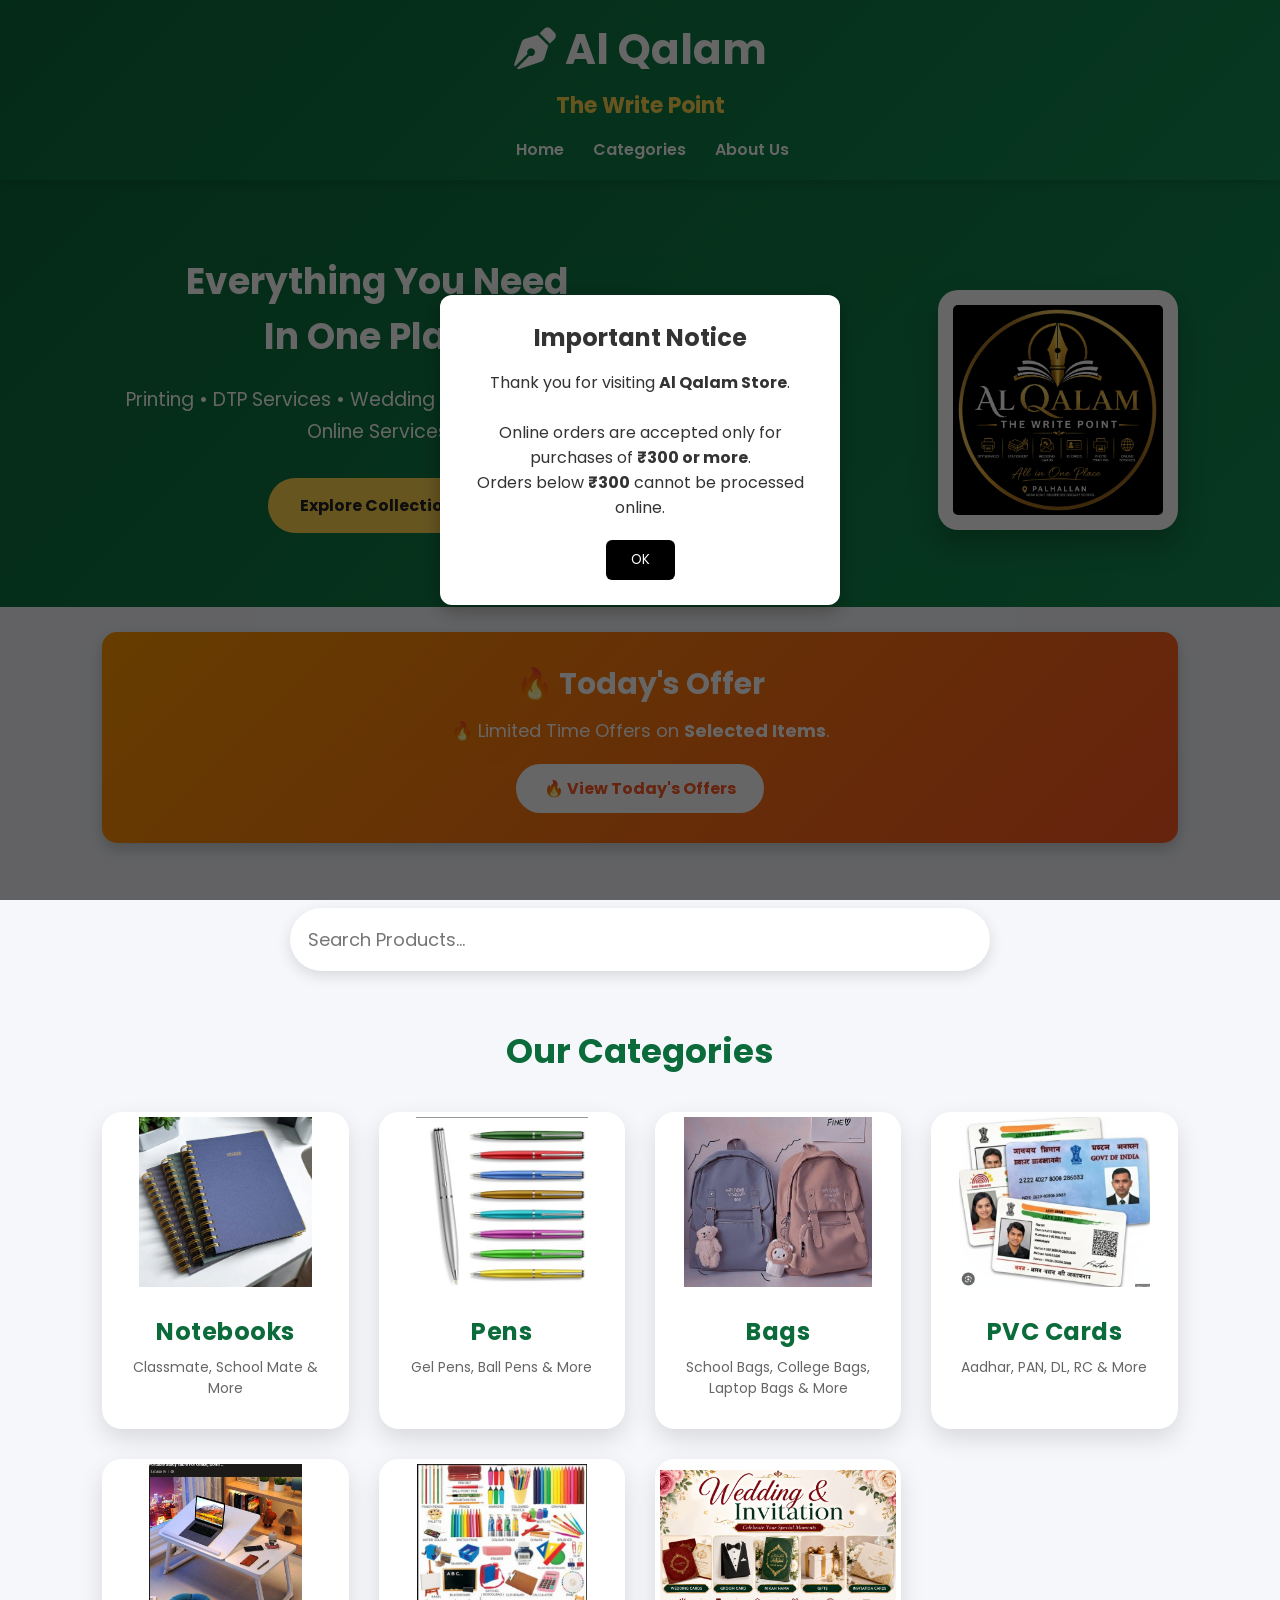
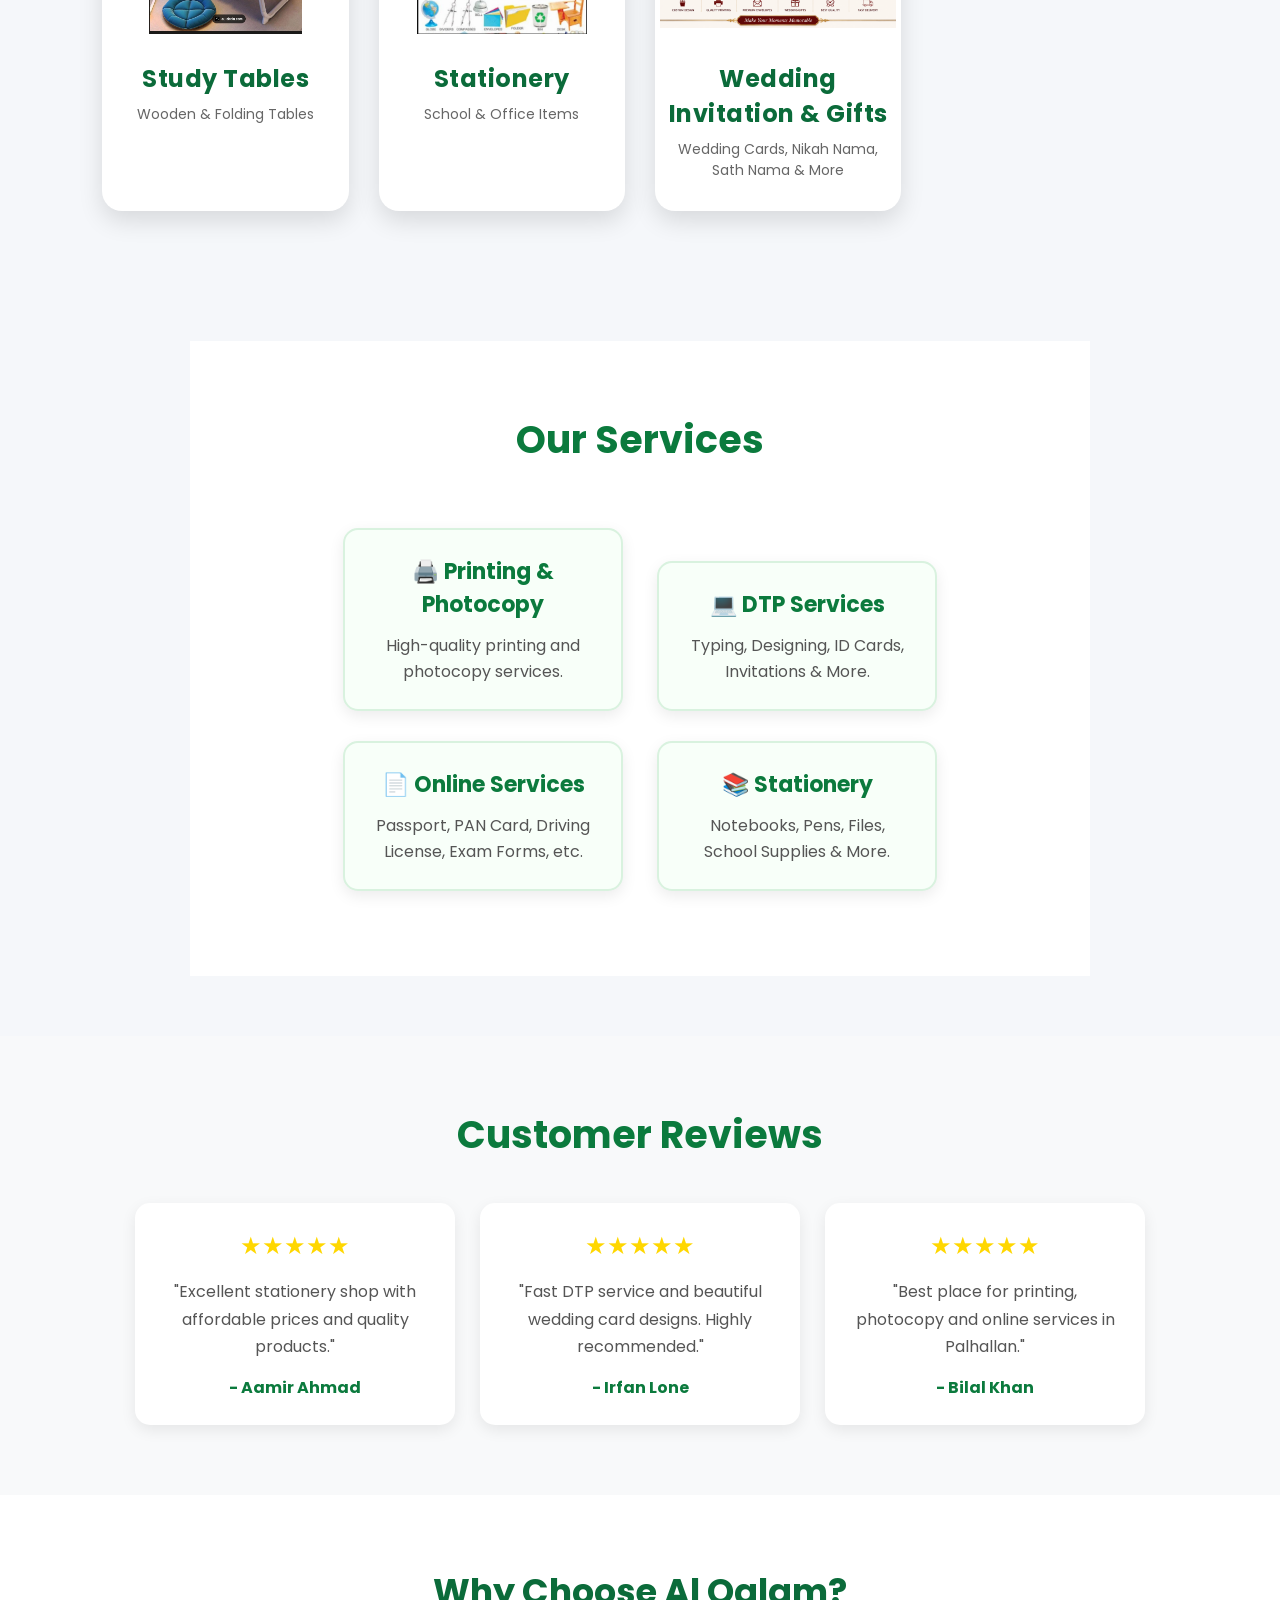
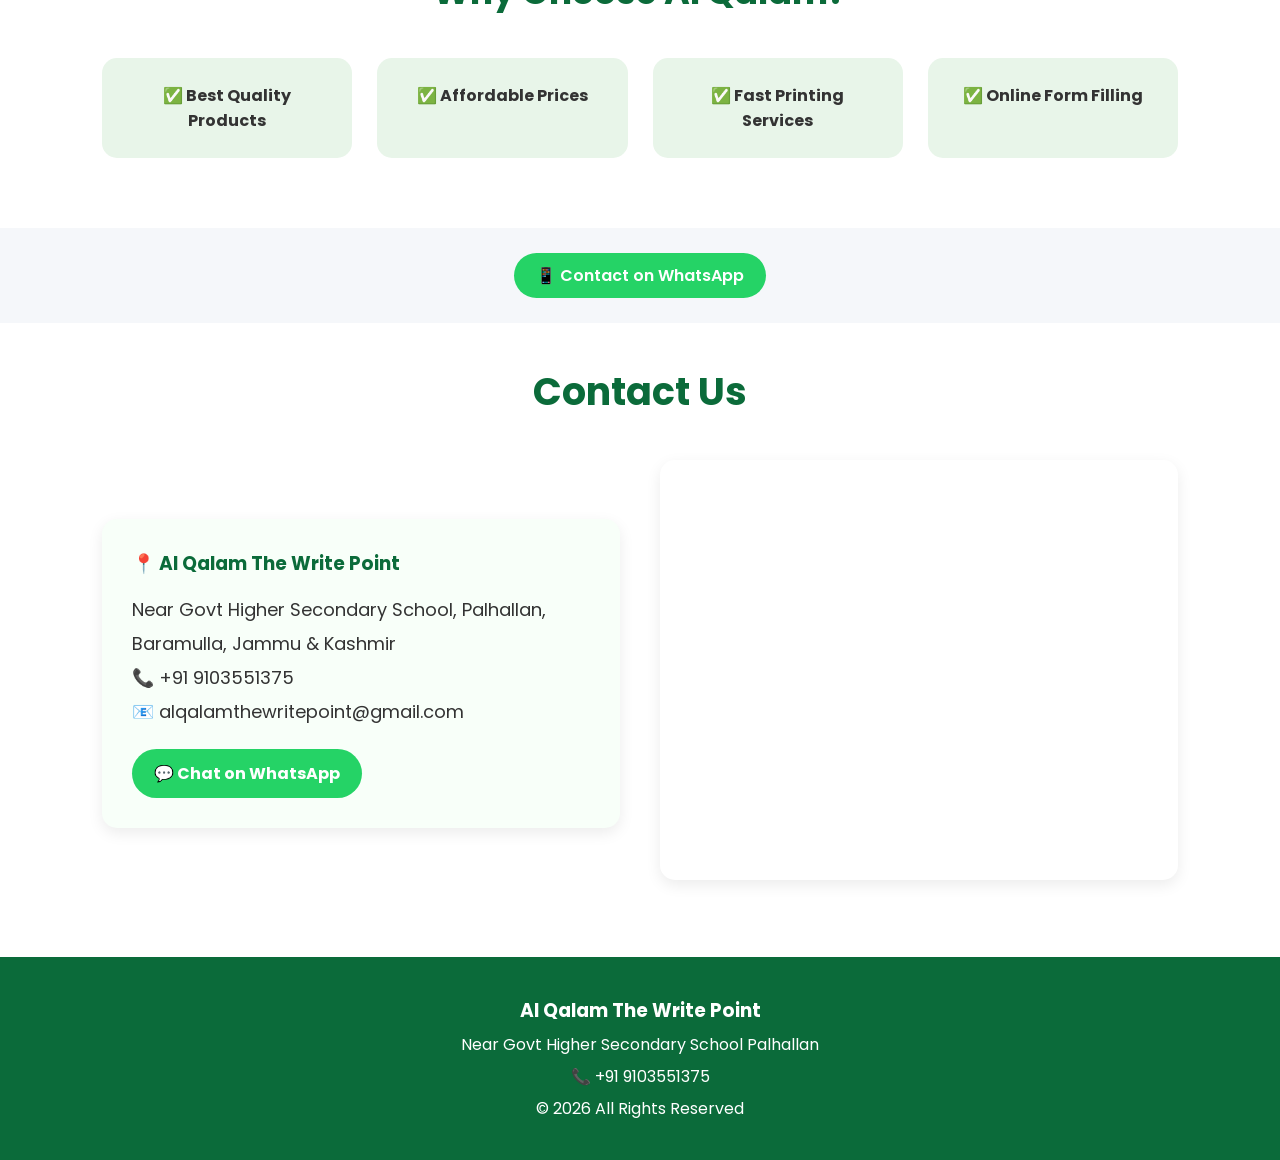
<file: index.html>
<!DOCTYPE html>
<html lang="en">
<head>

    
    <!-- Google tag (gtag.js) -->
<script async src="https://www.googletagmanager.com/gtag/js?id=G-ZLFCBBG620"></script>
<script>
  window.dataLayer = window.dataLayer || [];
  function gtag(){dataLayer.push(arguments);}
  gtag('js', new Date());

  gtag('config', 'G-ZLFCBBG620');
</script>


    
    <link rel="stylesheet" href="https://cdnjs.cloudflare.com/ajax/libs/font-awesome/6.7.2/css/all.min.css">
<meta charset="UTF-8">
<meta name="viewport" content="width=device-width, initial-scale=1.0">

<title>Al Qalam The Write Point</title>

<link rel="stylesheet" href="css/style.css?v=2">
<link rel="preconnect" href="https://fonts.googleapis.com">
<link href="https://fonts.googleapis.com/css2?family=Poppins:wght@300;400;600;700&display=swap" rel="stylesheet">

</head>

<body>

<header class="header">

<div class="logo">
<h2><i class="fa-solid fa-pen-nib"></i> Al Qalam</h2>
<p><b>The Write Point</b></p>
</div>

<nav>
    <a href="#">Home</a>
    <a href="#categories">Categories</a>
    <a href="about.html">About Us</a>

</nav>
  
</header>

<section class="hero">

<div class="hero-text">

<h1>Everything You Need<br>In One Place</h1>

<p>
Printing • DTP Services • Wedding Cards • Stationery • Online Services
</p>

<a href="#categories" class="btn">Explore Collection</a>


</div>


<div class="hero-image">

<img src="images/logo.jpeg" alt="Al Qalam">

</div>

</section>


<section class="today-offer">
    <h2>🔥 Today's Offer</h2>
    <p>🔥 Limited Time Offers on <strong>Selected Items</strong>.</p>
    <a href="offers.html" class="offer-btn">
    🔥 View Today's Offers
</a>
</section>




<section class="search-box">

<input type="text" placeholder="Search Products...">

</section>



<section id="categories">

<h2 class="title">Our Categories</h2>

<div class="categories">


<div class="card">

<a href="notebooks.html">

<img src="images/notebook.jpg">

<h3>Notebooks</h3>

<p>Classmate, School Mate & More</p>

</a>

</div>



<div class="card">

<a href="Pens.html">

<img src="images/pens.jpg">

<h3>Pens</h3>

<p>Gel Pens, Ball Pens & More</p>

</a>

</div>

<div class="card">

    <a href="Bags.html">

        <img src="images/bags.jpg" alt="Bags">

        <h3>Bags</h3>

        <p>School Bags, College Bags, Laptop Bags & More</p>

    </a>

</div>






<div class="card">

<a href="PVC Cards.html">

<img src="images/PVC Cards.jpg">

<h3>PVC Cards</h3>

<p>Aadhar, PAN, DL, RC & More</p>

</a>

</div>





<div class="card">

<a href="Study Tables.html">

<img src="images/study table.jpg">

<h3>Study Tables</h3>

<p>Wooden & Folding Tables</p>

</a>

</div>



<div class="card">

<a href="Stationery Items.html">

<img src="images/Stationery Iteams.jpg">

<h3>Stationery</h3>

<p>School & Office Items</p>

</a>

</div>

<div class="card">

<a href="Wedding & Invitation.html">

<img src="images/Wedding & Invitation.png" alt="Wedding Invitation & Gifts">

<h3>Wedding Invitation & Gifts</h3>

<p>Wedding Cards, Nikah Nama, Sath Nama & More</p>

</a>

</div>


</section>
<!-- Our Services -->
<section class="services">
    <h2>Our Services</h2>

    <div class="service-box">
        <h3>🖨️ Printing & Photocopy</h3>
        <p>High-quality printing and photocopy services.</p>
    </div>

    <div class="service-box">
        <h3>💻 DTP Services</h3>
        <p>Typing, Designing, ID Cards, Invitations & More.</p>
    </div>

    <div class="service-box">
        <h3>📄 Online Services</h3>
        <p>Passport, PAN Card, Driving License, Exam Forms, etc.</p>
    </div>

    <div class="service-box">
        <h3>📚 Stationery</h3>
        <p>Notebooks, Pens, Files, School Supplies & More.</p>
    </div>
</section>
<!-- Customer Reviews -->
<section class="reviews">
    <h2>Customer Reviews</h2>

    <div class="review-container">

        <div class="review-card">
            <div class="stars">★★★★★</div>
            <p>"Excellent stationery shop with affordable prices and quality products."</p>
            <h4>- Aamir Ahmad</h4>
        </div>

        <div class="review-card">
            <div class="stars">★★★★★</div>
            <p>"Fast DTP service and beautiful wedding card designs. Highly recommended."</p>
            <h4>- Irfan Lone</h4>
        </div>

        <div class="review-card">
            <div class="stars">★★★★★</div>
            <p>"Best place for printing, photocopy and online services in Palhallan."</p>
            <h4>- Bilal Khan</h4>
        </div>

    </div>
</section>



<section class="why">

<h2>Why Choose Al Qalam?</h2>

<div class="features">

<div>✅ Best Quality Products</div>

<div>✅ Affordable Prices</div>

<div>✅ Fast Printing Services</div>

<div>✅ Online Form Filling</div>

</div>

</section>



<section class="whatsapp">

<a href="https://wa.me/919103551375">

📱 Contact on WhatsApp

</a>

</section>
<!-- Contact Section -->
<section class="contact">

    <h2>Contact Us</h2>

    <div class="contact-box">

        <div class="contact-info">

            <h3>📍 Al Qalam The Write Point</h3>

            <p>Near Govt Higher Secondary School, Palhallan, Baramulla, Jammu & Kashmir</p>

            <p>📞 +91 9103551375</p>

            <p>📧 alqalamthewritepoint@gmail.com</p>

            <a href="https://wa.me/919103551375" class="contact-btn" target="_blank">
                💬 Chat on WhatsApp
            </a>

        </div>

<div class="map">

    <iframe
        src="https://www.google.com/maps/embed?pb=!1m18!1m12!1m3!1d373.67834784665763!2d74.54310448448713!3d34.182275802452644!2m3!1f0!2f0!3f0!3m2!1i1024!2i768!4f13.1!3m3!1m2!1s0x38e1a1003543d81d%3A0x439527f8dfe5465d!2sAl%20Qalam%20The%20Write%20Point!5e0!3m2!1sen!2sin!4v1784002413856!5m2!1sen!2sin"
        width="100%"
        height="420"
        style="border:0;border-radius:15px;"
        allowfullscreen=""
        loading="lazy"
        referrerpolicy="strict-origin-when-cross-origin">
    </iframe>

</div>
</section>


<footer>

<h3>Al Qalam The Write Point</h3>

<p>Near Govt Higher Secondary School Palhallan</p>

<p>📞 +91 9103551375</p>

<p>© 2026 All Rights Reserved</p>

</footer>

<div id="popup" class="popup">
  <div class="popup-content">
    <h2>Important Notice</h2>
    <p>
      Thank you for visiting <b>Al Qalam Store</b>.<br><br>
      Online orders are accepted only for purchases of
      <b>₹300 or more</b>.<br>
      Orders below <b>₹300</b> cannot be processed online.
    </p>
    <button onclick="document.getElementById('popup').style.display='none'">
    OK
</button>
  </div>
</div>

<script src="js/script.js?v=2"></script>

</body>
</html>
</file>
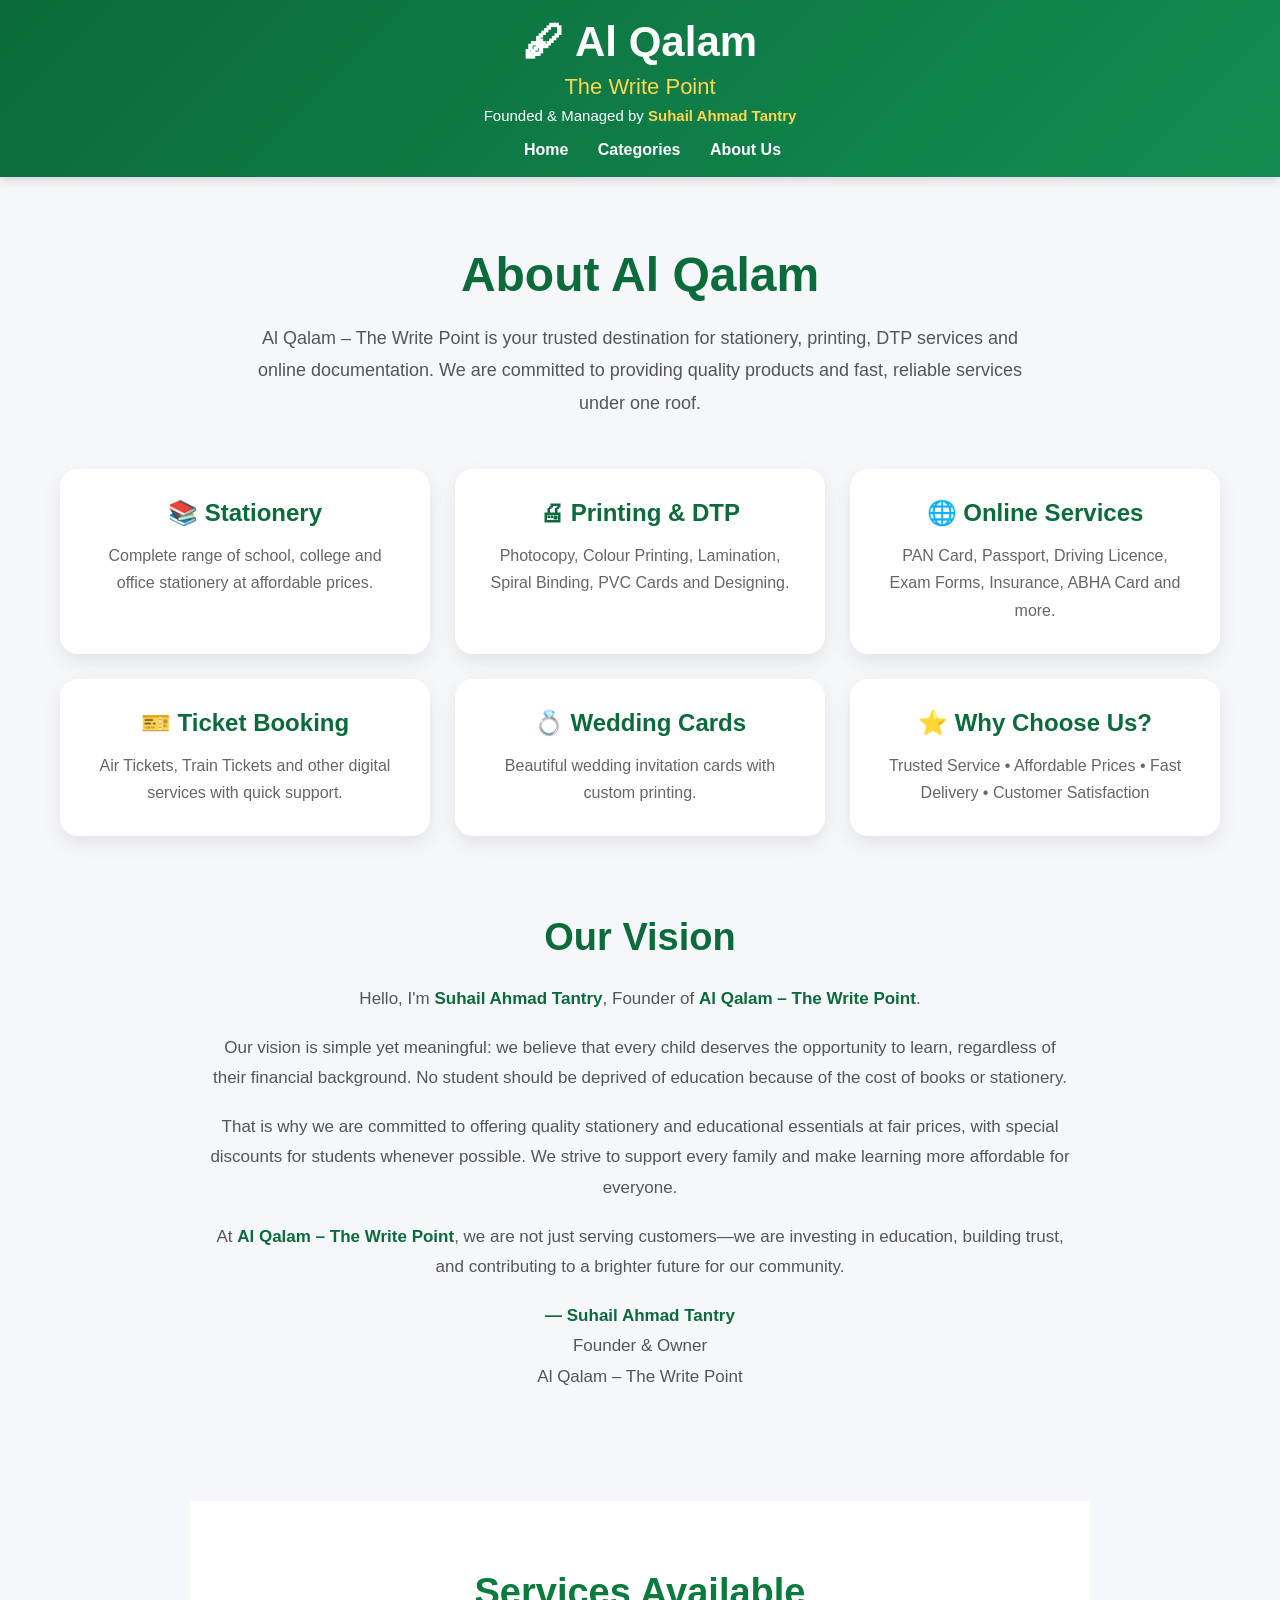
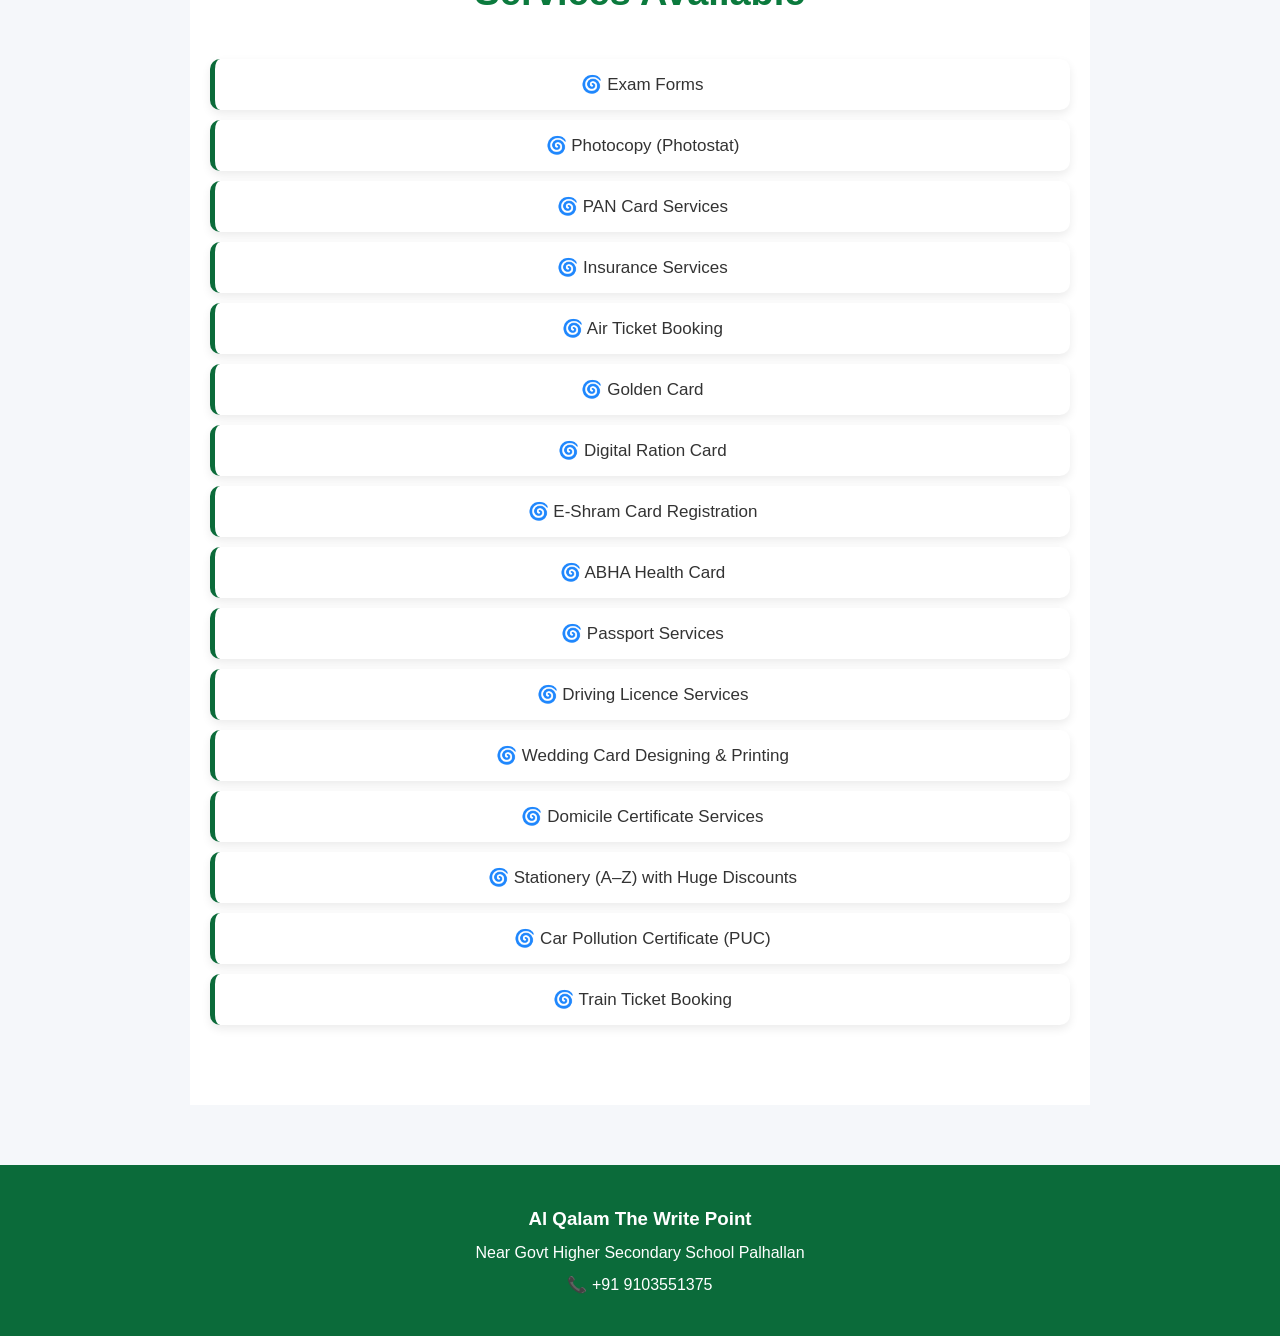
<file: about.html>
<!DOCTYPE html>
<html lang="en">
<head>
<meta charset="UTF-8">
<meta name="viewport" content="width=device-width, initial-scale=1.0">
<title>About Us - Al Qalam</title>
<link rel="stylesheet" href="css/style.css">
</head>

<body>

<header class="header">
<div class="logo">
<h2>🖋 Al Qalam</h2>
<p>The Write Point</p>

    <p class="founder-tag">
        Founded &amp; Managed by <strong>Suhail Ahmad Tantry</strong>
    </p>
</div>
</div>

<nav>
<a href="index.html">Home</a>
<a href="index.html#categories">Categories</a>
<a href="about.html">About Us</a>
</nav>
</header>

<section class="about">

<h1>About Al Qalam</h1>

<p class="about-text">
Al Qalam – The Write Point is your trusted destination for stationery,
printing, DTP services and online documentation. We are committed to
providing quality products and fast, reliable services under one roof.
</p>

<div class="about-grid">

<div class="about-card">
<h3>📚 Stationery</h3>
<p>Complete range of school, college and office stationery at affordable prices.</p>
</div>

<div class="about-card">
<h3>🖨 Printing & DTP</h3>
<p>Photocopy, Colour Printing, Lamination, Spiral Binding, PVC Cards and Designing.</p>
</div>

<div class="about-card">
<h3>🌐 Online Services</h3>
<p>PAN Card, Passport, Driving Licence, Exam Forms, Insurance, ABHA Card and more.</p>
</div>

<div class="about-card">
<h3>🎫 Ticket Booking</h3>
<p>Air Tickets, Train Tickets and other digital services with quick support.</p>
</div>

<div class="about-card">
<h3>💍 Wedding Cards</h3>
<p>Beautiful wedding invitation cards with custom printing.</p>
</div>

<div class="about-card">
<h3>⭐ Why Choose Us?</h3>
<p>Trusted Service • Affordable Prices • Fast Delivery • Customer Satisfaction</p>
</div>

</div>
<section class="vision">

<h2>Our Vision</h2>

<p>
Hello, I'm <strong>Suhail Ahmad Tantry</strong>, Founder of <strong>Al Qalam – The Write Point</strong>.
</p>

<p>
Our vision is simple yet meaningful: we believe that every child deserves the opportunity to learn, regardless of their financial background. No student should be deprived of education because of the cost of books or stationery.
</p>

<p>
That is why we are committed to offering quality stationery and educational essentials at fair prices, with special discounts for students whenever possible. We strive to support every family and make learning more affordable for everyone.
</p>

<p>
At <strong>Al Qalam – The Write Point</strong>, we are not just serving customers—we are investing in education, building trust, and contributing to a brighter future for our community.
</p>

<p><strong>— Suhail Ahmad Tantry</strong><br>
Founder & Owner<br>
Al Qalam – The Write Point</p>

</section>
</section>
<section class="services">

<h2>Services Available</h2>

<ul>
<li>🌀 Exam Forms</li>
<li>🌀 Photocopy (Photostat)</li>
<li>🌀 PAN Card Services</li>
<li>🌀 Insurance Services</li>
<li>🌀 Air Ticket Booking</li>
<li>🌀 Golden Card</li>
<li>🌀 Digital Ration Card</li>
<li>🌀 E-Shram Card Registration</li>
<li>🌀 ABHA Health Card</li>
<li>🌀 Passport Services</li>
<li>🌀 Driving Licence Services</li>
<li>🌀 Wedding Card Designing & Printing</li>
<li>🌀 Domicile Certificate Services</li>
<li>🌀 Stationery (A–Z) with Huge Discounts</li>
<li>🌀 Car Pollution Certificate (PUC)</li>
<li>🌀 Train Ticket Booking</li>
</ul>

</section>
<footer>
<h3>Al Qalam The Write Point</h3>
<p>Near Govt Higher Secondary School Palhallan</p>
<p>📞 +91 9103551375</p>
</footer>

</body>
</html>
</file>
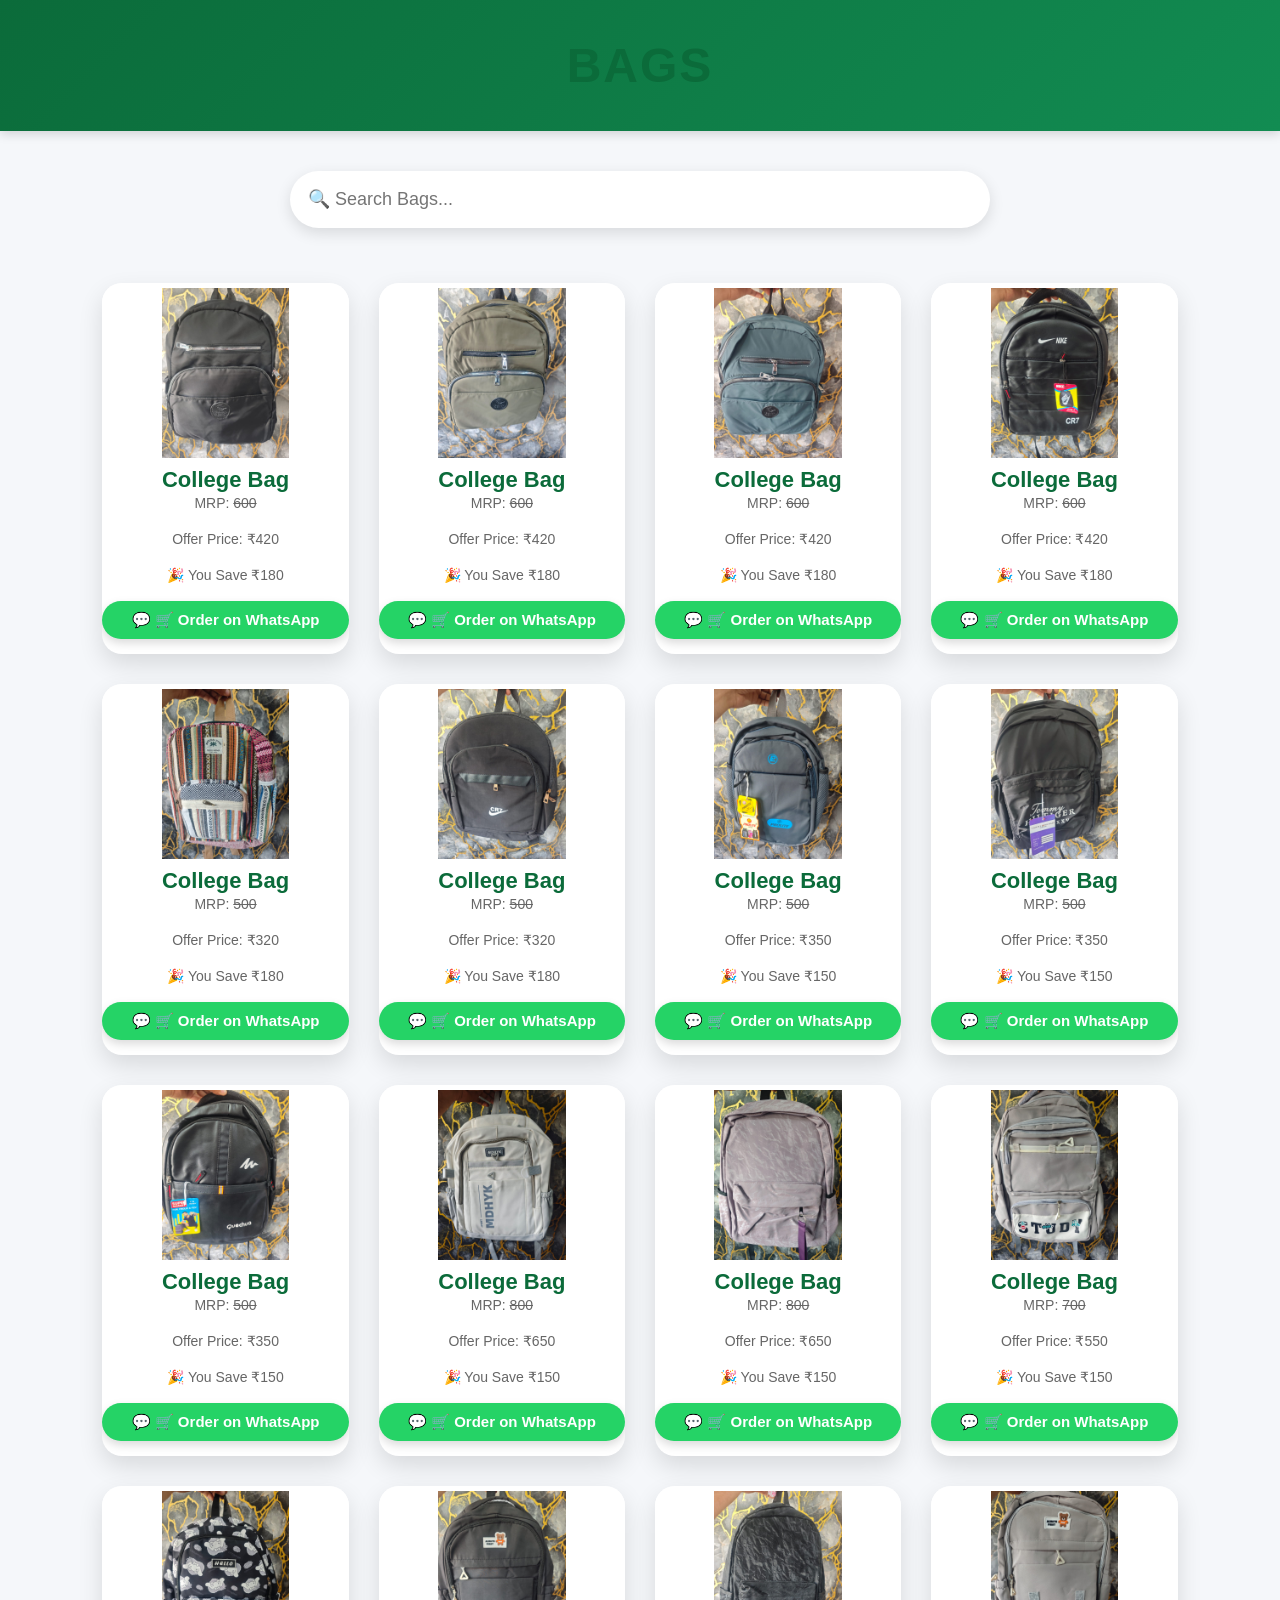
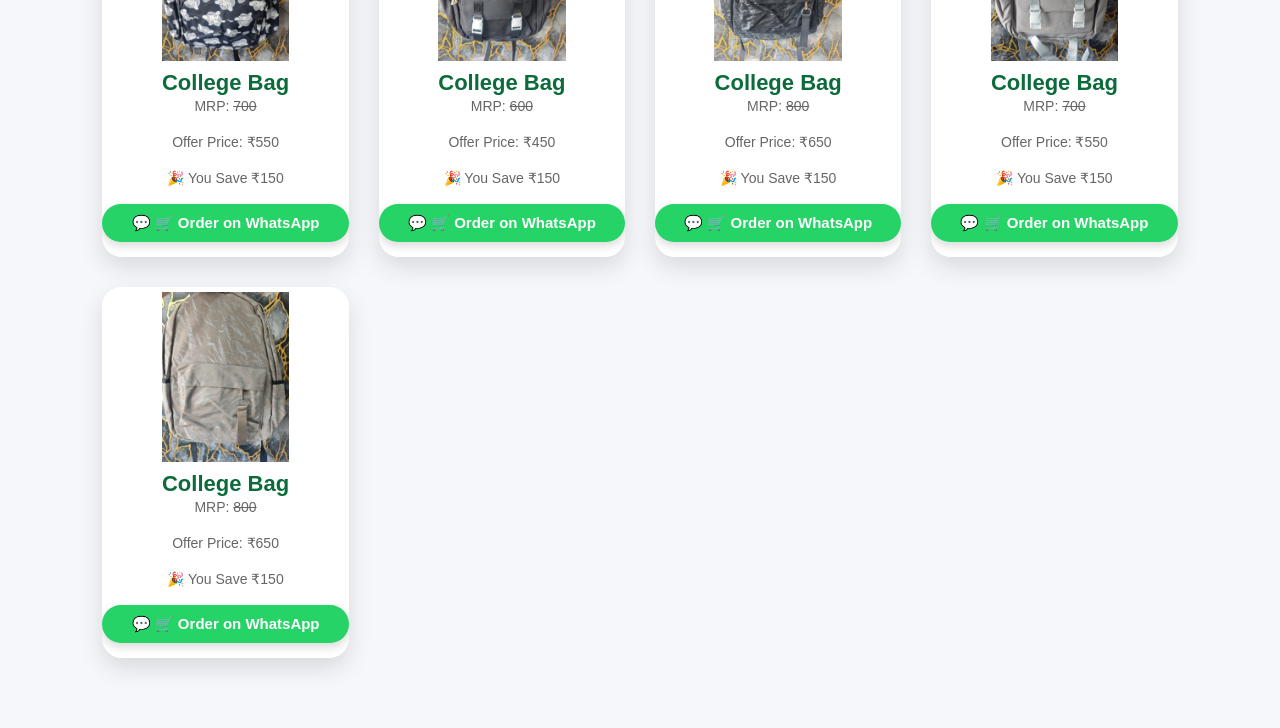
<file: Bags.html>
<!DOCTYPE html>
<html>
<head>
<meta charset="UTF-8">
<title>Bags</title>
<link rel="stylesheet" href="css/style.css">
</head>

<body>

<header class="header">
   <h2 class="page-title">BAGS</h2>
</header>

<div class="search-box">
    <input type="text"
           id="searchInput"
           placeholder="🔍 Search Bags..."
           onkeyup="searchProducts()">
</div>

<section class="categories">

<div class="card">
    <img src="images/BAG 1.jpeg" alt="pens">

    <h4 style="color: rgb(255, 255, 255);">College Bag</h4>
    <p class="mrp">MRP: <del>600</del></p>
    

    <p class="offer">Offer Price: ₹420</p>

    <p class="save">🎉 You Save ₹180</p>

    <a href="https://wa.me/919103551375?text=Hello, I want to order  Hauser Ox Pen Pocket "
       class="order-btn"
       target="_blank">
       🛒 Order on WhatsApp
    </a>
</div>
<div class="card">
    <img src="images/BAG 3.jpeg" alt="pens">

    <h4 style="color: rgb(255, 255, 255);">College Bag</h4>
    <p class="mrp">MRP: <del>600</del></p>
    

    <p class="offer">Offer Price: ₹420</p>

    <p class="save">🎉 You Save ₹180</p>

    <a href="https://wa.me/919103551375?text=Hello, I want to order  Hauser Ox Pen Pocket "
       class="order-btn"
       target="_blank">
       🛒 Order on WhatsApp
    </a>
</div>
<div class="card">
    <img src="images/BAG 4.jpeg" alt="pens">

    <h4 style="color: rgb(255, 255, 255);">College Bag</h4>
    <p class="mrp">MRP: <del>600</del></p>
    

    <p class="offer">Offer Price: ₹420</p>

    <p class="save">🎉 You Save ₹180</p>

    <a href="https://wa.me/919103551375?text=Hello, I want to order  Hauser Ox Pen Pocket "
       class="order-btn"
       target="_blank">
       🛒 Order on WhatsApp
    </a>
</div>

<div class="card">
    <img src="images/BAG 5.jpeg" alt="pens">

    <h4 style="color: rgb(255, 255, 255);">College Bag</h4>
    <p class="mrp">MRP: <del>600</del></p>
    

    <p class="offer">Offer Price: ₹420</p>

    <p class="save">🎉 You Save ₹180</p>

    <a href="https://wa.me/919103551375?text=Hello, I want to order  Hauser Ox Pen Pocket "
       class="order-btn"
       target="_blank">
       🛒 Order on WhatsApp
    </a>
</div>
<div class="card">
    <img src="images/BAG 6.jpeg" alt="pens">

    <h4 style="color: rgb(255, 255, 255);">College Bag</h4>
    <p class="mrp">MRP: <del>500</del></p>
    

    <p class="offer">Offer Price: ₹320</p>

    <p class="save">🎉 You Save ₹180</p>

    <a href="https://wa.me/919103551375?text=Hello, I want to order  Hauser Ox Pen Pocket "
       class="order-btn"
       target="_blank">
       🛒 Order on WhatsApp
    </a>
</div>
<div class="card">
    <img src="images/BAG 7.jpeg" alt="pens">

    <h4 style="color: rgb(255, 255, 255);">College Bag</h4>
    <p class="mrp">MRP: <del>500</del></p>
    

    <p class="offer">Offer Price: ₹320</p>

    <p class="save">🎉 You Save ₹180</p>

    <a href="https://wa.me/919103551375?text=Hello, I want to order  Hauser Ox Pen Pocket "
       class="order-btn"
       target="_blank">
       🛒 Order on WhatsApp
    </a>
</div>
<div class="card">
    <img src="images/BAG 8.jpeg" alt="pens">

    <h4 style="color: rgb(255, 255, 255);">College Bag</h4>
    <p class="mrp">MRP: <del>500</del></p>
    

    <p class="offer">Offer Price: ₹350</p>

    <p class="save">🎉 You Save ₹150</p>

    <a href="https://wa.me/919103551375?text=Hello, I want to order  Hauser Ox Pen Pocket "
       class="order-btn"
       target="_blank">
       🛒 Order on WhatsApp
    </a>
</div>
<div class="card">
    <img src="images/BAG 9.jpeg" alt="pens">

    <h4 style="color: rgb(255, 255, 255);">College Bag</h4>
    <p class="mrp">MRP: <del>500</del></p>
    

    <p class="offer">Offer Price: ₹350</p>

    <p class="save">🎉 You Save ₹150</p>

    <a href="https://wa.me/919103551375?text=Hello, I want to order  Hauser Ox Pen Pocket "
       class="order-btn"
       target="_blank">
       🛒 Order on WhatsApp
    </a>
</div>
<div class="card">
    <img src="images/BAG 10.jpeg" alt="pens">

    <h4 style="color: rgb(255, 255, 255);">College Bag</h4>
    <p class="mrp">MRP: <del>500</del></p>
    

    <p class="offer">Offer Price: ₹350</p>

    <p class="save">🎉 You Save ₹150</p>

    <a href="https://wa.me/919103551375?text=Hello, I want to order  Hauser Ox Pen Pocket "
       class="order-btn"
       target="_blank">
       🛒 Order on WhatsApp
    </a>
</div>
<div class="card">
    <img src="images/BAG 11.jpeg" alt="pens">

    <h4 style="color: rgb(255, 255, 255);">College Bag</h4>
    <p class="mrp">MRP: <del>800</del></p>
    

    <p class="offer">Offer Price: ₹650</p>

    <p class="save">🎉 You Save ₹150</p>

    <a href="https://wa.me/919103551375?text=Hello, I want to order  Hauser Ox Pen Pocket "
       class="order-btn"
       target="_blank">
       🛒 Order on WhatsApp
    </a>
</div>
<div class="card">
    <img src="images/BAG 12.jpeg" alt="pens">

    <h4 style="color: rgb(255, 255, 255);">College Bag</h4>
    <p class="mrp">MRP: <del>800</del></p>
    

    <p class="offer">Offer Price: ₹650</p>

    <p class="save">🎉 You Save ₹150</p>

    <a href="https://wa.me/919103551375?text=Hello, I want to order  Hauser Ox Pen Pocket "
       class="order-btn"
       target="_blank">
       🛒 Order on WhatsApp
    </a>
</div>
<div class="card">
    <img src="images/BAG 13.jpeg" alt="pens">

    <h4 style="color: rgb(255, 255, 255);">College Bag</h4>
    <p class="mrp">MRP: <del>700</del></p>
    

    <p class="offer">Offer Price: ₹550</p>

    <p class="save">🎉 You Save ₹150</p>

    <a href="https://wa.me/919103551375?text=Hello, I want to order  Hauser Ox Pen Pocket "
       class="order-btn"
       target="_blank">
       🛒 Order on WhatsApp
    </a>
</div>
<div class="card">
    <img src="images/BAG 14.jpeg" alt="pens">

    <h4 style="color: rgb(255, 255, 255);">College Bag</h4>
    <p class="mrp">MRP: <del>700</del></p>
    

    <p class="offer">Offer Price: ₹550</p>

    <p class="save">🎉 You Save ₹150</p>

    <a href="https://wa.me/919103551375?text=Hello, I want to order  Hauser Ox Pen Pocket "
       class="order-btn"
       target="_blank">
       🛒 Order on WhatsApp
    </a>
</div>
<div class="card">
    <img src="images/BAG 15.jpeg" alt="pens">

    <h4 style="color: rgb(255, 255, 255);">College Bag</h4>
    <p class="mrp">MRP: <del>600</del></p>
    

    <p class="offer">Offer Price: ₹450</p>

    <p class="save">🎉 You Save ₹150</p>

    <a href="https://wa.me/919103551375?text=Hello, I want to order  Hauser Ox Pen Pocket "
       class="order-btn"
       target="_blank">
       🛒 Order on WhatsApp
    </a>
</div>
<div class="card">
    <img src="images/BAG 16.jpeg" alt="pens">

    <h4 style="color: rgb(255, 255, 255);">College Bag</h4>
    <p class="mrp">MRP: <del>800</del></p>
    

    <p class="offer">Offer Price: ₹650</p>

    <p class="save">🎉 You Save ₹150</p>

    <a href="https://wa.me/919103551375?text=Hello, I want to order  Hauser Ox Pen Pocket "
       class="order-btn"
       target="_blank">
       🛒 Order on WhatsApp
    </a>
</div>
<div class="card">
    <img src="images/BAG 17.jpeg" alt="pens">

    <h4 style="color: rgb(255, 255, 255);">College Bag</h4>
    <p class="mrp">MRP: <del>700</del></p>
    

    <p class="offer">Offer Price: ₹550</p>

    <p class="save">🎉 You Save ₹150</p>

    <a href="https://wa.me/919103551375?text=Hello, I want to order  Hauser Ox Pen Pocket "
       class="order-btn"
       target="_blank">
       🛒 Order on WhatsApp
    </a>
</div>
<div class="card">
    <img src="images/BAG 18.jpeg" alt="pens">

    <h4 style="color: rgb(255, 255, 255);">College Bag</h4>
    <p class="mrp">MRP: <del>800</del></p>
    

    <p class="offer">Offer Price: ₹650</p>

    <p class="save">🎉 You Save ₹150</p>

    <a href="https://wa.me/919103551375?text=Hello, I want to order  Hauser Ox Pen Pocket "
       class="order-btn"
       target="_blank">
       🛒 Order on WhatsApp
    </a>
</div>







<script src="js/script.js"></script>
</section>





</body>
</html>
</file>
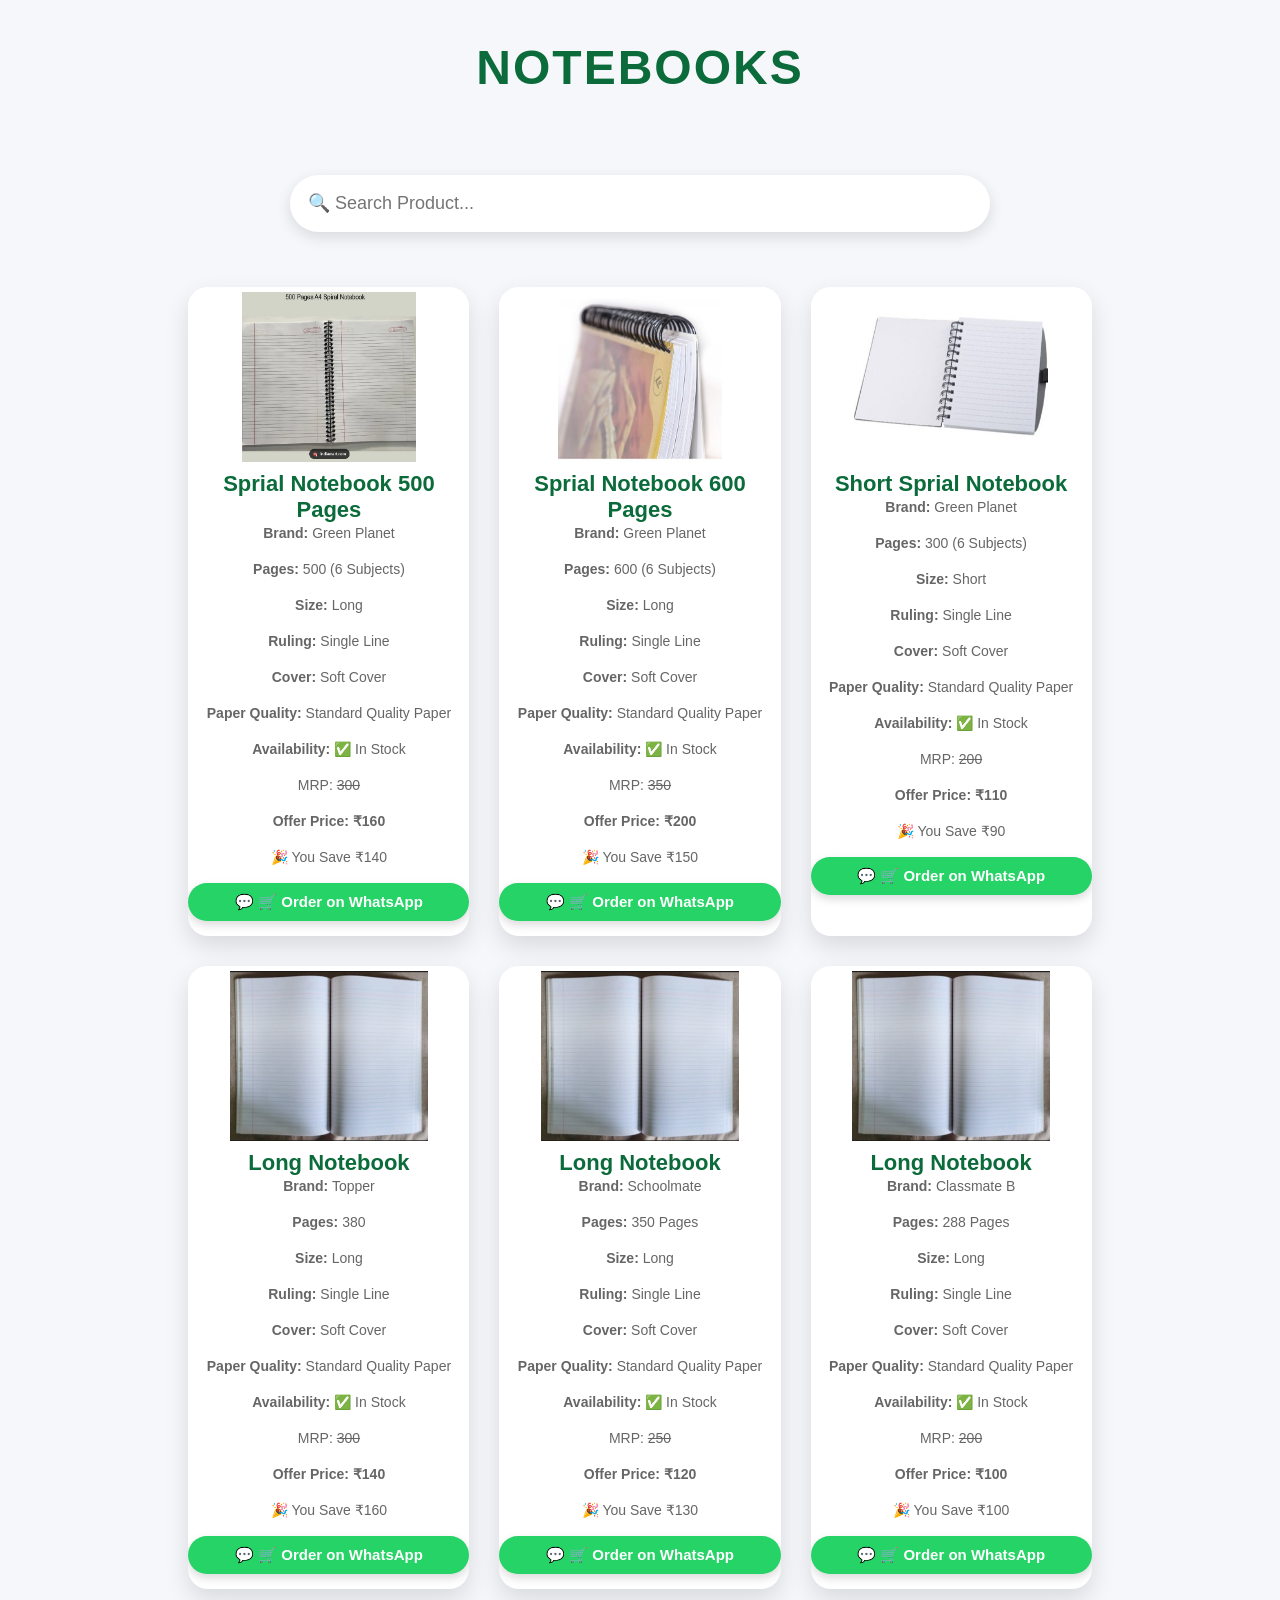
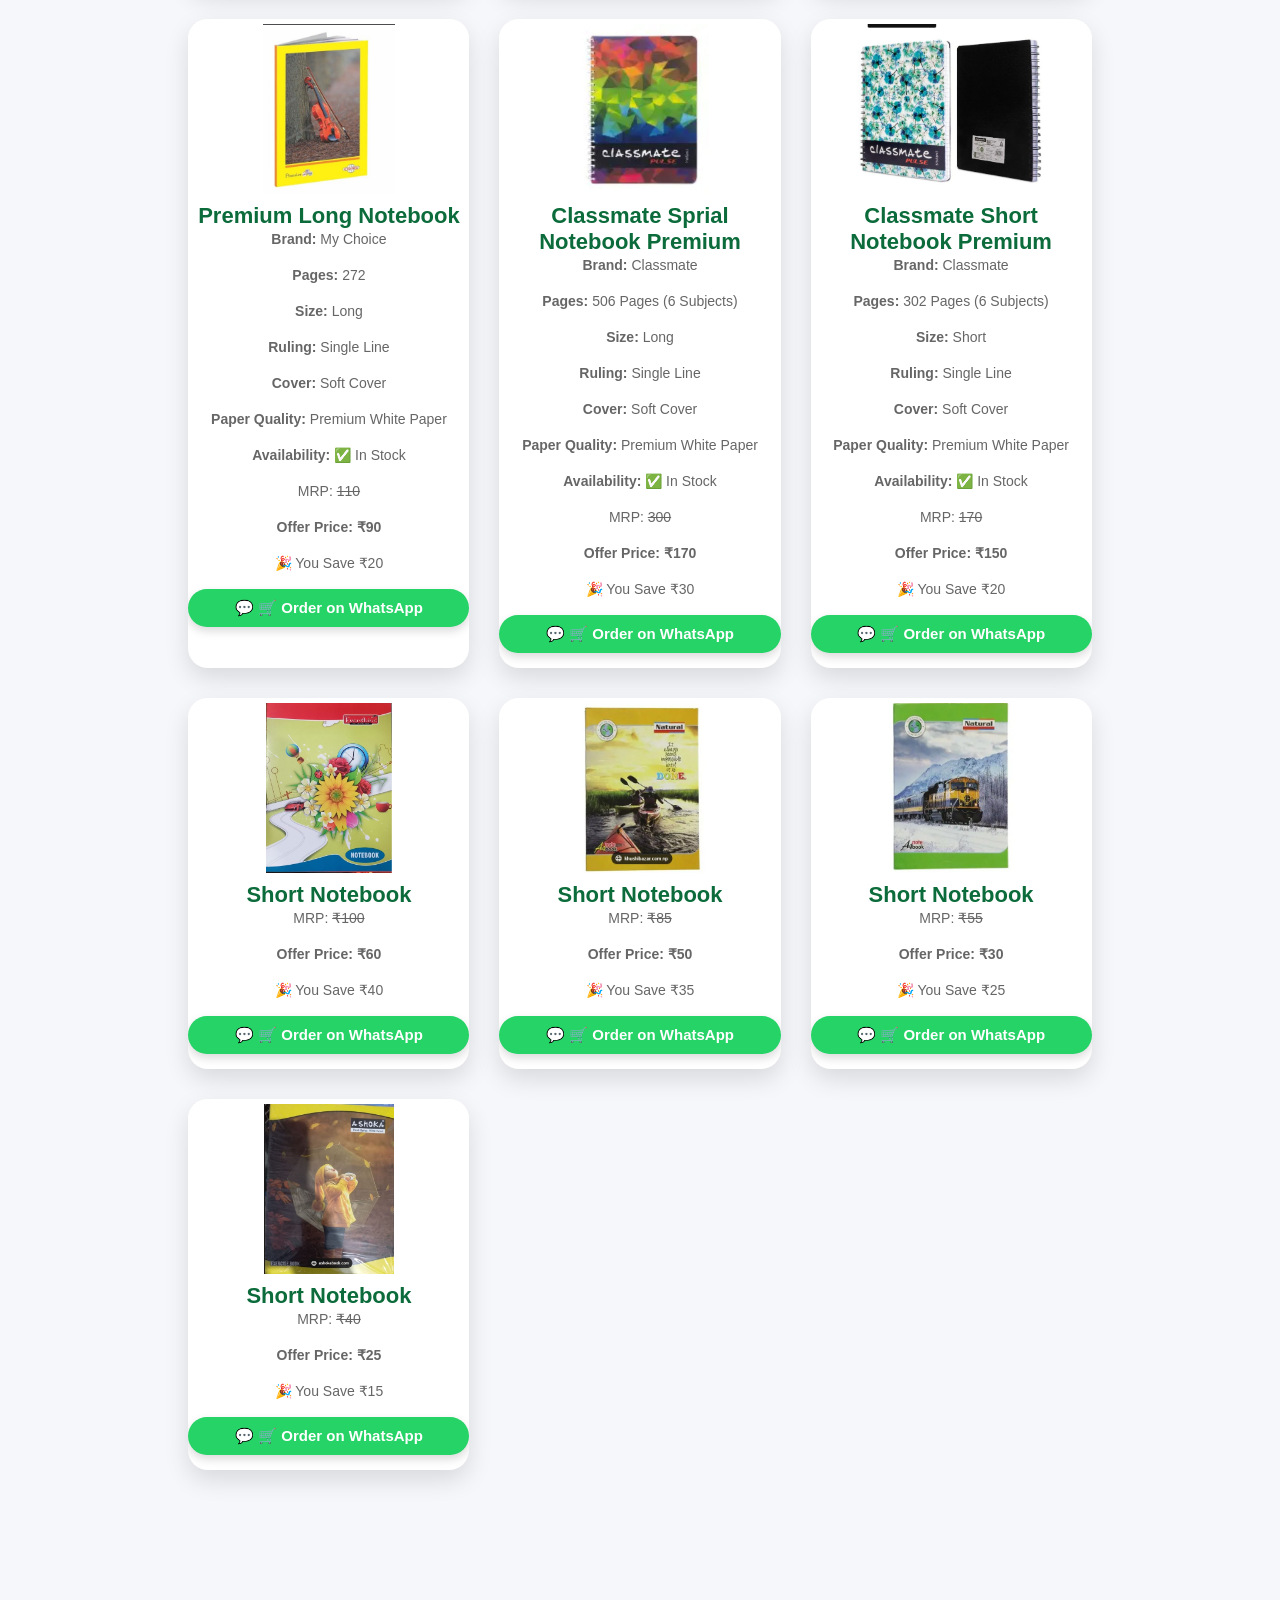
<file: notebooks.html>
<!DOCTYPE html>
<html>
<head>
<meta charset="UTF-8">
<title>Note Books</title>
<link rel="stylesheet" href="css/style.css">
</head>

<body>

<header>
    <h2 class="page-title">NOTEBOOKS</h2>
</header>

<div class="search-box">
    <input type="text"
           id="searchInput"
           placeholder="🔍 Search Product..."
           onkeyup="searchProducts()">
</div>

<section class="categories">

<section class="categories">

<div class="card">
    <img src="images/Sprial Notebook 500 Pages.jpg" alt="Notebook">

   <h4 style="color: rgb(255, 255, 255);">Sprial Notebook 500 Pages</h4>

           <p><strong>Brand:</strong> Green Planet</p>
<p><strong>Pages:</strong> 500 (6 Subjects)</p>
<p><strong>Size:</strong> Long</p>
<p><strong>Ruling:</strong> Single Line</p>
<p><strong>Cover:</strong> Soft Cover</p>
<p><strong>Paper Quality:</strong> Standard Quality Paper</p>
<p><strong>Availability:</strong> ✅ In Stock</p>

<p class="mrp">MRP: <del>300</del></p>
<p class="offer"><b>Offer Price: ₹160</b></p>
<p class="save">🎉 You Save ₹140</p> 

    <a href="https://wa.me/919103551375?text=Hello, I want to order  Sprial Notebook 500 Pages "
       class="order-btn"
       target="_blank">
       🛒 Order on WhatsApp
    </a>
</div>

<div class="card">
    <img src="images/Sprial Notebook 600 Pages.jpg" alt="Notebook">

   <h4 style="color: rgb(255, 255, 255);">Sprial Notebook 600 Pages</h4>

             <p><strong>Brand:</strong> Green Planet</p>
<p><strong>Pages:</strong> 600 (6 Subjects)</p>
<p><strong>Size:</strong> Long</p>
<p><strong>Ruling:</strong> Single Line</p>
<p><strong>Cover:</strong> Soft Cover</p>
<p><strong>Paper Quality:</strong> Standard Quality Paper</p>
<p><strong>Availability:</strong> ✅ In Stock</p>

<p class="mrp">MRP: <del>350</del></p>
<p class="offer"><b>Offer Price: ₹200</b></p>
<p class="save">🎉 You Save ₹150</p> 

    <a href="https://wa.me/919103551375?text=Hello, I want to order  Sprial Notebook 600 Pages "
       class="order-btn"
       target="_blank">
       🛒 Order on WhatsApp
    </a>
</div>

<div class="card">
    <img src="images/Short Sprial Notebook.jpg" alt="Notebook">

   <h4 style="color: rgb(255, 255, 255);">Short Sprial Notebook</h4>

               <p><strong>Brand:</strong> Green Planet</p>
<p><strong>Pages:</strong> 300 (6 Subjects)</p>
<p><strong>Size:</strong> Short</p>
<p><strong>Ruling:</strong> Single Line</p>
<p><strong>Cover:</strong> Soft Cover</p>
<p><strong>Paper Quality:</strong> Standard Quality Paper</p>
<p><strong>Availability:</strong> ✅ In Stock</p>

<p class="mrp">MRP: <del>200</del></p>
<p class="offer"><b>Offer Price: ₹110</b></p>
<p class="save">🎉 You Save ₹90</p> 


    <a href="https://wa.me/919103551375?text=Hello, I want to order  Short Sprial Notebook @200/130 "
       class="order-btn"
       target="_blank">
       🛒 Order on WhatsApp
    </a>
</div>
</div>
<div class="card">
    <img src="images/Long Notebook 300.jpg" alt="Long Notebook">

   <h4 style="color: rgb(#ff0000);">Long Notebook</h4>

        <p><strong>Brand:</strong> Topper</p>
<p><strong>Pages:</strong> 380</p>
<p><strong>Size:</strong> Long</p>
<p><strong>Ruling:</strong> Single Line</p>
<p><strong>Cover:</strong> Soft Cover</p>
<p><strong>Paper Quality:</strong>  Standard Quality Paper</p>
<p><strong>Availability:</strong> ✅ In Stock</p>

<p class="mrp">MRP: <del>300</del></p>
<p class="offer"><b>Offer Price: ₹140</b></p>
<p class="save">🎉 You Save ₹160</p> 

    <a href="https://wa.me/919103551375?text=Hello, I want to order  Long Notebook @300/140 "
       class="order-btn"
       target="_blank">
       🛒 Order on WhatsApp
    </a>
</div>

<div class="card">
    <img src="images/Long Notebook 250.jpg" alt="Notebook">

   <h4 style="color: rgb(255, 255, 255);">Long Notebook</h4>

       <p><strong>Brand:</strong> Schoolmate </p>
<p><strong>Pages:</strong> 350 Pages</p>
<p><strong>Size:</strong> Long</p>
<p><strong>Ruling:</strong> Single Line</p>
<p><strong>Cover:</strong> Soft Cover</p>
<p><strong>Paper Quality:</strong> Standard Quality Paper</p>
<p><strong>Availability:</strong> ✅ In Stock</p>

<p class="mrp">MRP: <del>250</del></p>
<p class="offer"><b>Offer Price: ₹120</b></p>
<p class="save">🎉 You Save ₹130</p> 

    <a href="https://wa.me/919103551375?text=Hello, I want to order  Long Notebook @250/150 "
       class="order-btn"
       target="_blank">
       🛒 Order on WhatsApp
    </a>
</div>
<div class="card">
    <img src="images/Long Notebook 250.jpg" alt="Notebook">

   <h4 style="color: rgb(255, 255, 255);">Long Notebook</h4>

       <p><strong>Brand:</strong> Classmate B </p>
<p><strong>Pages:</strong> 288 Pages</p>
<p><strong>Size:</strong> Long</p>
<p><strong>Ruling:</strong> Single Line</p>
<p><strong>Cover:</strong> Soft Cover</p>
<p><strong>Paper Quality:</strong> Standard Quality Paper</p>
<p><strong>Availability:</strong> ✅ In Stock</p>

<p class="mrp">MRP: <del>200</del></p>
<p class="offer"><b>Offer Price: ₹100</b></p>
<p class="save">🎉 You Save ₹100</p> 

    <a href="https://wa.me/919103551375?text=Hello, I want to order  Long Notebook @250/150 "
       class="order-btn"
       target="_blank">
       🛒 Order on WhatsApp
    </a>
</div>
<div class="card">
    <img src="images/Premier Long Notebook.jpg" alt="Notebook">

   <h4 style="color: rgb(255, 255, 255);">Premium Long Notebook</h4>

       <p><strong>Brand:</strong> My Choice</p>
<p><strong>Pages:</strong> 272</p>
<p><strong>Size:</strong> Long</p>
<p><strong>Ruling:</strong> Single Line</p>
<p><strong>Cover:</strong> Soft Cover</p>
<p><strong>Paper Quality:</strong> Premium White Paper</p>
<p><strong>Availability:</strong> ✅ In Stock</p>

<p class="mrp">MRP: <del>110</del></p>
<p class="offer"><b>Offer Price: ₹90</b></p>
<p class="save">🎉 You Save ₹20</p> 

    <a href="https://wa.me/919103551375?text=Hello, I want to order  Premium Long Notebook @110/80 "
       class="order-btn"
       target="_blank">
       🛒 Order on WhatsApp
    </a>
</div>
<div class="card">
    <img src="images/Classmate Sprial Notebook Premier.jpg" alt="Notebook">

   <h4 style="color: rgb(255, 255, 255);">Classmate Sprial Notebook Premium</h4>

   <p><strong>Brand:</strong> Classmate</p>
<p><strong>Pages:</strong> 506 Pages (6 Subjects)</p>
<p><strong>Size:</strong> Long</p>
<p><strong>Ruling:</strong> Single Line</p>
<p><strong>Cover:</strong> Soft Cover</p>
<p><strong>Paper Quality:</strong> Premium White Paper</p>
<p><strong>Availability:</strong> ✅ In Stock</p>

<p class="mrp">MRP: <del>300</del></p>
<p class="offer"><b>Offer Price: ₹170</b></p>
<p class="save">🎉 You Save ₹30</p> 

    <a href="https://wa.me/919103551375?text=Hello, I want to order Classmate Sprial Notebook Premium @300/270 "
       class="order-btn"
       target="_blank">
       🛒 Order on WhatsApp
    </a>
</div>
<div class="card">
    <img src="images/Classmate Short Notebook Premier.jpg" alt="Notebook">

   <h4 style="color: rgb(255, 255, 255);">Classmate Short Notebook Premium</h4>


<p><strong>Brand:</strong> Classmate</p>
<p><strong>Pages:</strong> 302 Pages (6 Subjects)</p>
<p><strong>Size:</strong> Short</p>
<p><strong>Ruling:</strong> Single Line</p>
<p><strong>Cover:</strong> Soft Cover</p>
<p><strong>Paper Quality:</strong> Premium White Paper</p>
<p><strong>Availability:</strong> ✅ In Stock</p>

<p class="mrp">MRP: <del>170</del></p>
<p class="offer"><b>Offer Price: ₹150</b></p>
<p class="save">🎉 You Save ₹20</p>

    <a href="https://wa.me/919103551375?text=Hello, I want to order  Classmate Short Notebook Premium @170/150 "
       class="order-btn"
       target="_blank">
       🛒 Order on WhatsApp
    </a>
</div>

<div class="card">
    <img src="images/Short Notebook.jpg" alt="Notebook">

   <h4 style="color: rgb(255, 255, 255);">Short Notebook</h4>

    <p class="mrp">MRP: <del>₹100</del></p>
    

    <p class="offer"><B>Offer Price: ₹60</b></p>

    <p class="save">🎉 You Save ₹40</p>

    <a href="https://wa.me/919103551375?text=Hello, I want to order  Short Notebook @100/60 "
       class="order-btn"
       target="_blank">
       🛒 Order on WhatsApp
    </a>
</div>

<div class="card">
    <img src="images/Short Notebook 85.jpg" alt="Notebook">

   <h4 style="color: rgb(255, 255, 255);">Short Notebook</h4>

    <p class="mrp">MRP: <del>₹85</del></p>
    

    <p class="offer"><B>Offer Price: ₹50</b></p>

    <p class="save">🎉 You Save ₹35</p>

    <a href="https://wa.me/919103551375?text=Hello, I want to order  Short Notebook @85/50 "
       class="order-btn"
       target="_blank">
       🛒 Order on WhatsApp
    </a>
</div>
<div class="card">
    <img src="images/Short Notebook 55.jpg" alt="Notebook">

   <h4 style="color: rgb(255, 255, 255);">Short Notebook</h4>

    <p class="mrp">MRP: <del>₹55</del></p>
    

    <p class="offer"><B>Offer Price: ₹30</b></p>

    <p class="save">🎉 You Save ₹25</p>

    <a href="https://wa.me/919103551375?text=Hello, I want to order  Short Notebook @55/30 "
       class="order-btn"
       target="_blank">
       🛒 Order on WhatsApp
    </a>
</div>
<div class="card">
    <img src="images/Short Notebook 40.jpg" alt="Notebook">

   <h4 style="color: rgb(255, 255, 255);">Short Notebook</h4>

    <p class="mrp">MRP: <del>₹40</del></p>
    

    <p class="offer"><B>Offer Price: ₹25</b></p>

    <p class="save">🎉 You Save ₹15</p>

    <a href="https://wa.me/919103551375?text=Hello, I want to order  Short Notebook @40/25 "
       class="order-btn"
       target="_blank">
       🛒 Order on WhatsApp
    </a>

<script src="js/script.js"></script>

</section>



</body>
</html>
</file>
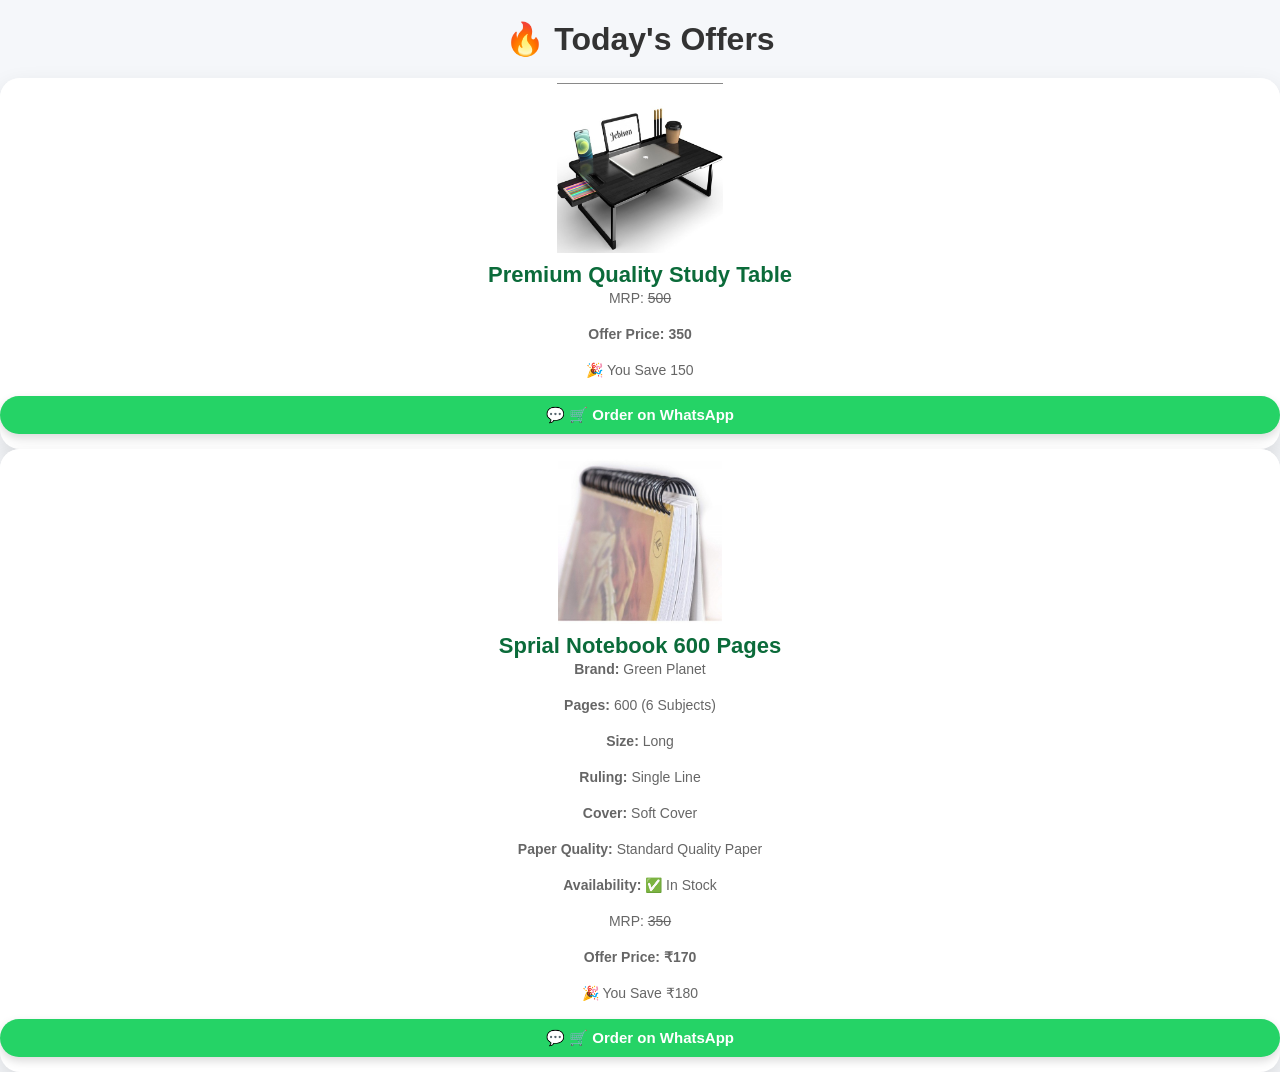
<file: offers.html>
<!DOCTYPE html>
<html lang="en">
<head>
<meta charset="UTF-8">
<meta name="viewport" content="width=device-width, initial-scale=1.0">
<title>Today's Offers - Al Qalam Store</title>

<link rel="stylesheet" href="css/style.css">
</head>

<body>

<header>
    <h1>🔥 Today's Offers</h1>
</header>

<section class="products">

<div class="card">
    <img src="images/Premium Quality Study Table.jpg" alt="PVC Card">

   <h4 style="color: rgb(255, 255, 255);">Premium Quality Study Table</h4>

    <p class="mrp">MRP: <del>500
    </del></p>
    

    <p class="offer"><B>Offer Price: 350</b></p>

    <p class="save">🎉 You Save 150</p>

    <a href="https://wa.me/919103551375?text=Hello, I want to order  Premium Quality Study Table "
       class="order-btn"
       target="_blank">
       🛒 Order on WhatsApp
    </a>
</div>

<div class="card">
    <img src="images/Sprial Notebook 600 Pages.jpg" alt="Notebook">

   <h4 style="color: rgb(255, 255, 255);">Sprial Notebook 600 Pages</h4>

             <p><strong>Brand:</strong> Green Planet</p>
<p><strong>Pages:</strong> 600 (6 Subjects)</p>
<p><strong>Size:</strong> Long</p>
<p><strong>Ruling:</strong> Single Line</p>
<p><strong>Cover:</strong> Soft Cover</p>
<p><strong>Paper Quality:</strong> Standard Quality Paper</p>
<p><strong>Availability:</strong> ✅ In Stock</p>

<p class="mrp">MRP: <del>350</del></p>
<p class="offer"><b>Offer Price: ₹170</b></p>
<p class="save">🎉 You Save ₹180</p> 

    <a href="https://wa.me/919103551375?text=Hello, I want to order  Sprial Notebook 600 Pages "
       class="order-btn"
       target="_blank">
       🛒 Order on WhatsApp
    </a>
</div>

</section>

</body>
</html>
</file>
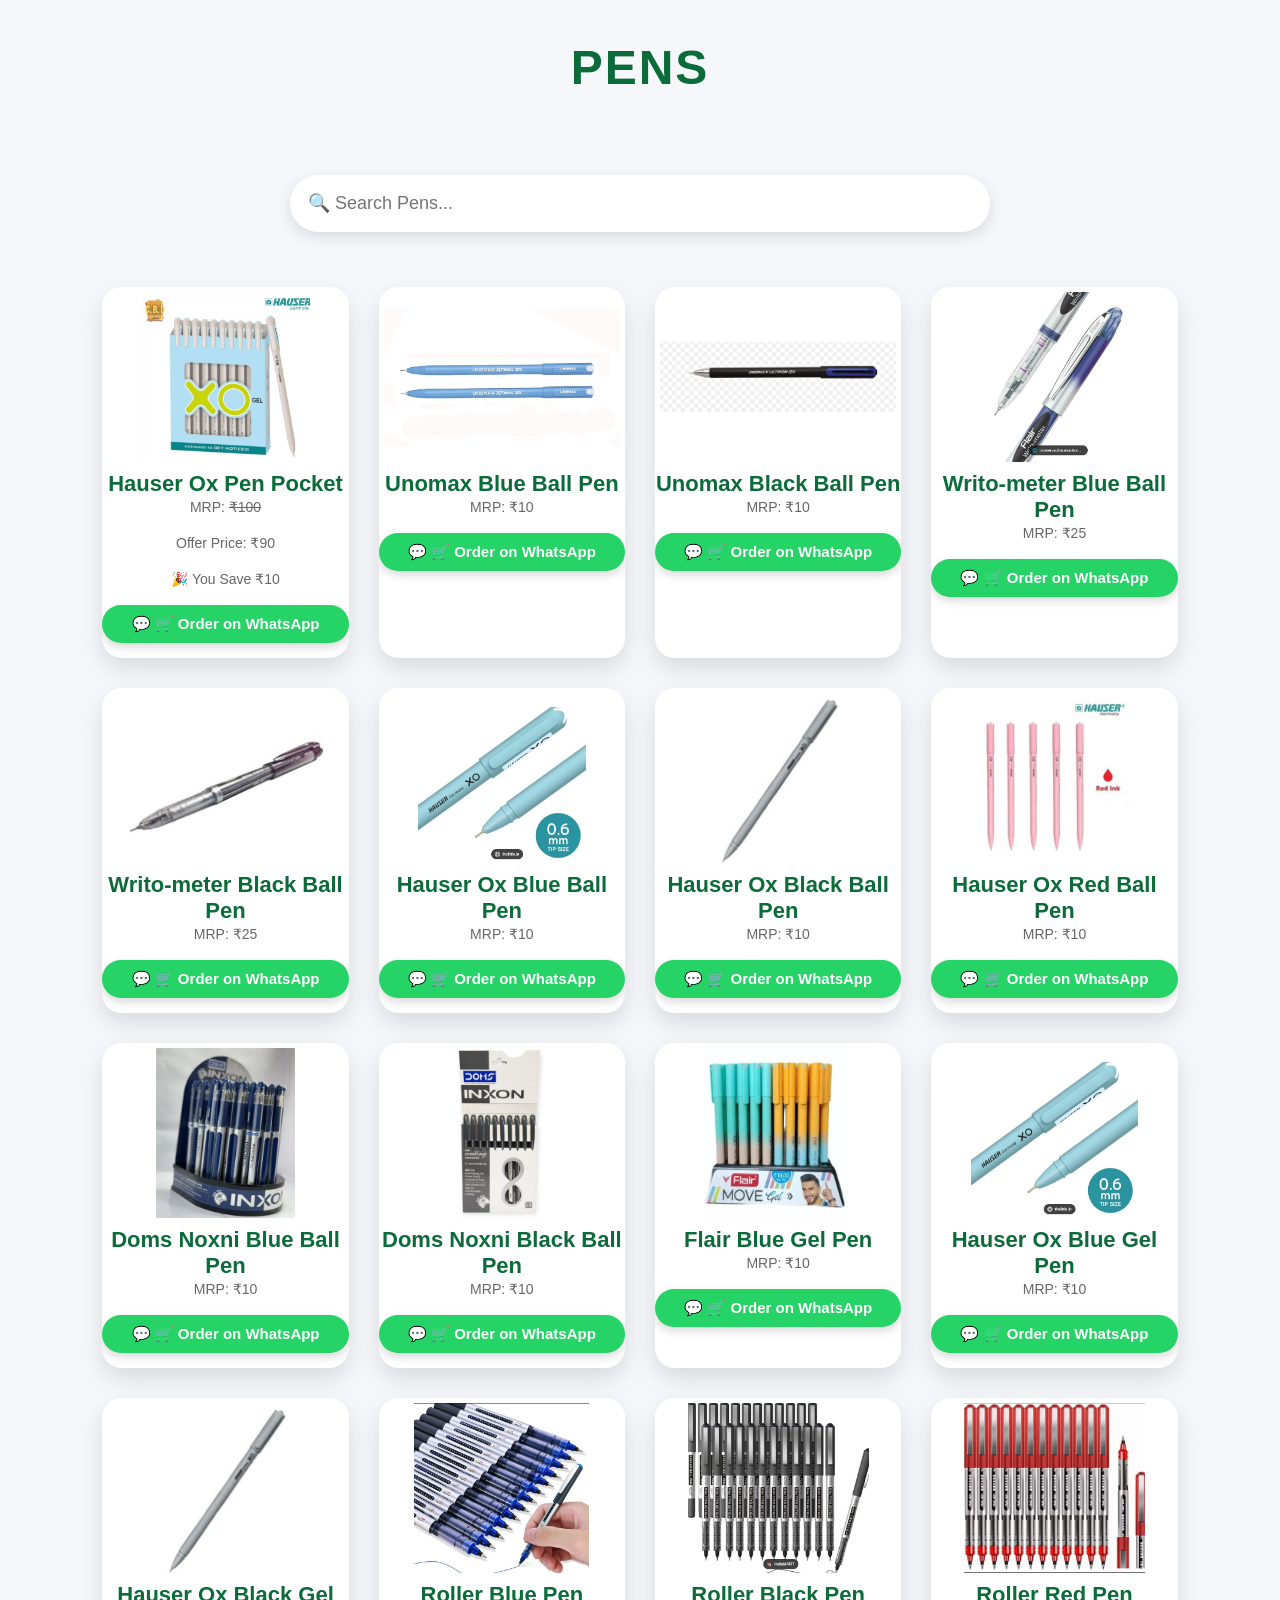
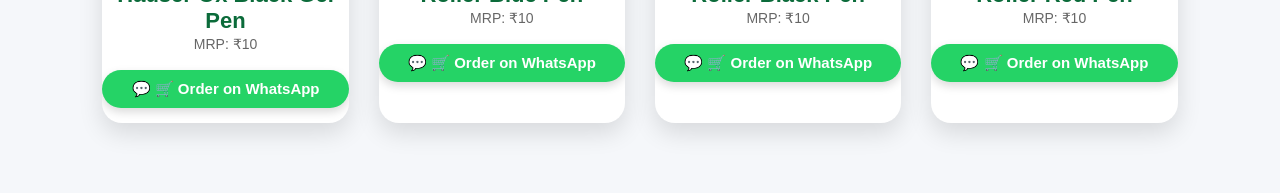
<file: Pens.html>
<!DOCTYPE html>
<html>
<head>
<meta charset="UTF-8">
<title>Pens</title>
<link rel="stylesheet" href="css/style.css">
</head>

<body>

<header>
   <h2 class="page-title">PENS</h2>
</header>

<div class="search-box">
    <input type="text"
           id="searchInput"
           placeholder="🔍 Search Pens..."
           onkeyup="searchProducts()">
</div>

<section class="categories">

<div class="card">
    <img src="images/Hauser Ox Pen Pocket.jpg" alt="pens">

    <h4 style="color: rgb(255, 255, 255);">Hauser Ox Pen Pocket</h4>
    <p class="mrp">MRP: <del>₹100</del></p>
    

    <p class="offer">Offer Price: ₹90</p>

    <p class="save">🎉 You Save ₹10</p>

    <a href="https://wa.me/919103551375?text=Hello, I want to order  Hauser Ox Pen Pocket "
       class="order-btn"
       target="_blank">
       🛒 Order on WhatsApp
    </a>
</div>

<div class="card">
    <img src="images/Unomax Blue Ball Pen.jpg" alt="
    
    ">

    <h4 style="color: rgb(255, 255, 255);">Unomax Blue Ball Pen</h4>
    <p class="mrp">MRP: ₹10</p>
    

    <a href="https://wa.me/919103551375?text=Hello, I want to order  Unomax Blue Ball Pen"
       class="order-btn"
       target="_blank">
       🛒 Order on WhatsApp
    </a>
</div>
<div class="card">
    <img src="images/Unomax Black Ball Pen.jpg" alt="
    
    ">

    <h4 style="color: rgb(255, 255, 255);">Unomax Black Ball Pen</h4>
    <p class="mrp">MRP: ₹10</p>
    

    <a href="https://wa.me/919103551375?text=Hello, I want to order  Unomax Black Ball Pen"
       class="order-btn"
       target="_blank">
       🛒 Order on WhatsApp
    </a>
</div>
<div class="card">
    <img src="images/Writo-meter Blue Ball Pen.jpg" alt="pen">

    <h4 style="color: rgb(255, 255, 255);">Writo-meter Blue Ball Pen</h4>
    <p class="mrp">MRP: ₹25</p>
    

    <a href="https://wa.me/919103551375?text=Hello, I want to order  Writo-meter Blue Ball Pen "
       class="order-btn"
       target="_blank">
       🛒 Order on WhatsApp
    </a>
</div>
<div class="card">
    <img src="images/Writo-meter Black Ball Pen.jpg" alt="Pens">

    <h4 style="color: rgb(255, 255, 255);">Writo-meter Black Ball Pen</h4>
    <p class="mrp">MRP: ₹25</p>
    

    <a href="https://wa.me/919103551375?text=Hello, I want to order  Writo-meter Black Ball Pen "
       class="order-btn"
       target="_blank">
       🛒 Order on WhatsApp
    </a>
</div>
<div class="card">
    <img src="images/Hauser Ox Blue Ball Pen.jpg" alt="pen">

    <h4 style="color: rgb(255, 255, 255);">Hauser Ox Blue Ball Pen</h4>
    <p class="mrp">MRP: ₹10</p>
    

    <a href="https://wa.me/919103551375?text=Hello, I want to order  Hauser Ox Blue Ball Pen "
       class="order-btn"
       target="_blank">
       🛒 Order on WhatsApp
    </a>
</div>
<div class="card">
    <img src="images/Hauser Ox Black Ball Pen.jpg" alt="pen">

    <h4 style="color: rgb(255, 255, 255);">Hauser Ox Black Ball Pen</h4>
    <p class="mrp">MRP: ₹10</p>
    

    <a href="https://wa.me/919103551375?text=Hello, I want to order  Hauser Ox Black Ball Pen "
       class="order-btn"
       target="_blank">
       🛒 Order on WhatsApp
    </a>
</div>
<div class="card">
    <img src="images/Hauser Ox Red Ball Pen.jpg" alt="pen">

    <h4 style="color: rgb(255, 255, 255);">Hauser Ox Red Ball Pen</h4>
    <p class="mrp">MRP: ₹10</p>
    

    <a href="https://wa.me/919103551375?text=Hello, I want to order Hauser Ox Red Ball Pen "
       class="order-btn"
       target="_blank">
       🛒 Order on WhatsApp
    </a>
</div>
<div class="card">
    <img src="images/Doms Noxni Blue Ball Pen.jpg" alt="pen">

    <h4 style="color: rgb(255, 255, 255);">Doms Noxni Blue Ball Pen</h4>
    <p class="mrp">MRP: ₹10</p>
    

    <a href="https://wa.me/919103551375?text=Hello, I want to order  Doms Noxni Blue Ball Pen "
       class="order-btn"
       target="_blank">
       🛒 Order on WhatsApp
    </a>
</div>
<div class="card">
    <img src="images/Doms Noxni Black Ball Pen.jpg" alt="pen">

    <h4 style="color: rgb(255, 255, 255);">Doms Noxni Black Ball Pen</h4>
    <p class="mrp">MRP: ₹10</p>
    

    <a href="https://wa.me/919103551375?text=Hello, I want to order Doms Noxni Black Ball Pen "
       class="order-btn"
       target="_blank">
       🛒 Order on WhatsApp
    </a>
</div>
<div class="card">
    <img src="images/Flair Blue Gel Pen.jpg" alt="pen">

    <h4 style="color: rgb(255, 255, 255);">Flair Blue Gel Pen</h4>
    <p class="mrp">MRP: ₹10</p>
    

    <a href="https://wa.me/919103551375?text=Hello, I want to order  Flair Blue Gel Pen "
       class="order-btn"
       target="_blank">
       🛒 Order on WhatsApp
    </a>
</div>

<div class="card">
    <img src="images/Hauser Ox Blue Gel Pen.jpg" alt="Pens">

    <h4 style="color: rgb(255, 255, 255);">Hauser Ox Blue Gel Pen</h4>
    <p class="mrp">MRP: ₹10</p>
    

    <a href="https://wa.me/919103551375?text=Hello, I want to order  Hauser Ox Blue Gel Pen "
       class="order-btn"
       target="_blank">
       🛒 Order on WhatsApp
    </a>
</div>
<div class="card">
    <img src="images/Hauser Ox Black Gel Pen.jpg" alt="Pens">

    <h4 style="color: rgb(255, 255, 255);">Hauser Ox Black Gel Pen</h4>
    <p class="mrp">MRP: ₹10</p>
    

    <a href="https://wa.me/919103551375?text=Hello, I want to order  Hauser Ox Black Gel Pen "
       class="order-btn"
       target="_blank">
       🛒 Order on WhatsApp
    </a>
</div>

<div class="card">
    <img src="images/Roler Blue Pen.jpg" alt="Pens">

    <h4 style="color: rgb(255, 255, 255);">Roller Blue Pen</h4>
    <p class="mrp">MRP: ₹10</p>
    

    <a href="https://wa.me/919103551375?text=Hello, I want to order  Roller Blue Pen "
       class="order-btn"
       target="_blank">
       🛒 Order on WhatsApp
    </a>
</div>
<div class="card">
    <img src="images/Roller Black Pen.jpg" alt="Pens">

    <h4 style="color: rgb(255, 255, 255);">Roller Black Pen</h4>
    <p class="mrp">MRP: ₹10</p>
    

    <a href="https://wa.me/919103551375?text=Hello, I want to order  Roller Black Pen "
       class="order-btn"
       target="_blank">
       🛒 Order on WhatsApp
    </a>
</div>
<div class="card">
    <img src="images/Roller Red Pen.jpg" alt="Pens">

    <h4 style="color: rgb(255, 255, 255);">Roller Red Pen</h4>
    <p class="mrp">MRP: ₹10</p>
    

    <a href="https://wa.me/919103551375?text=Hello, I want to order  Roller Red Pen "
       class="order-btn"
       target="_blank">
       🛒 Order on WhatsApp
    </a>
</div>
<script src="js/script.js"></script>
</section>





</body>
</html>
</file>
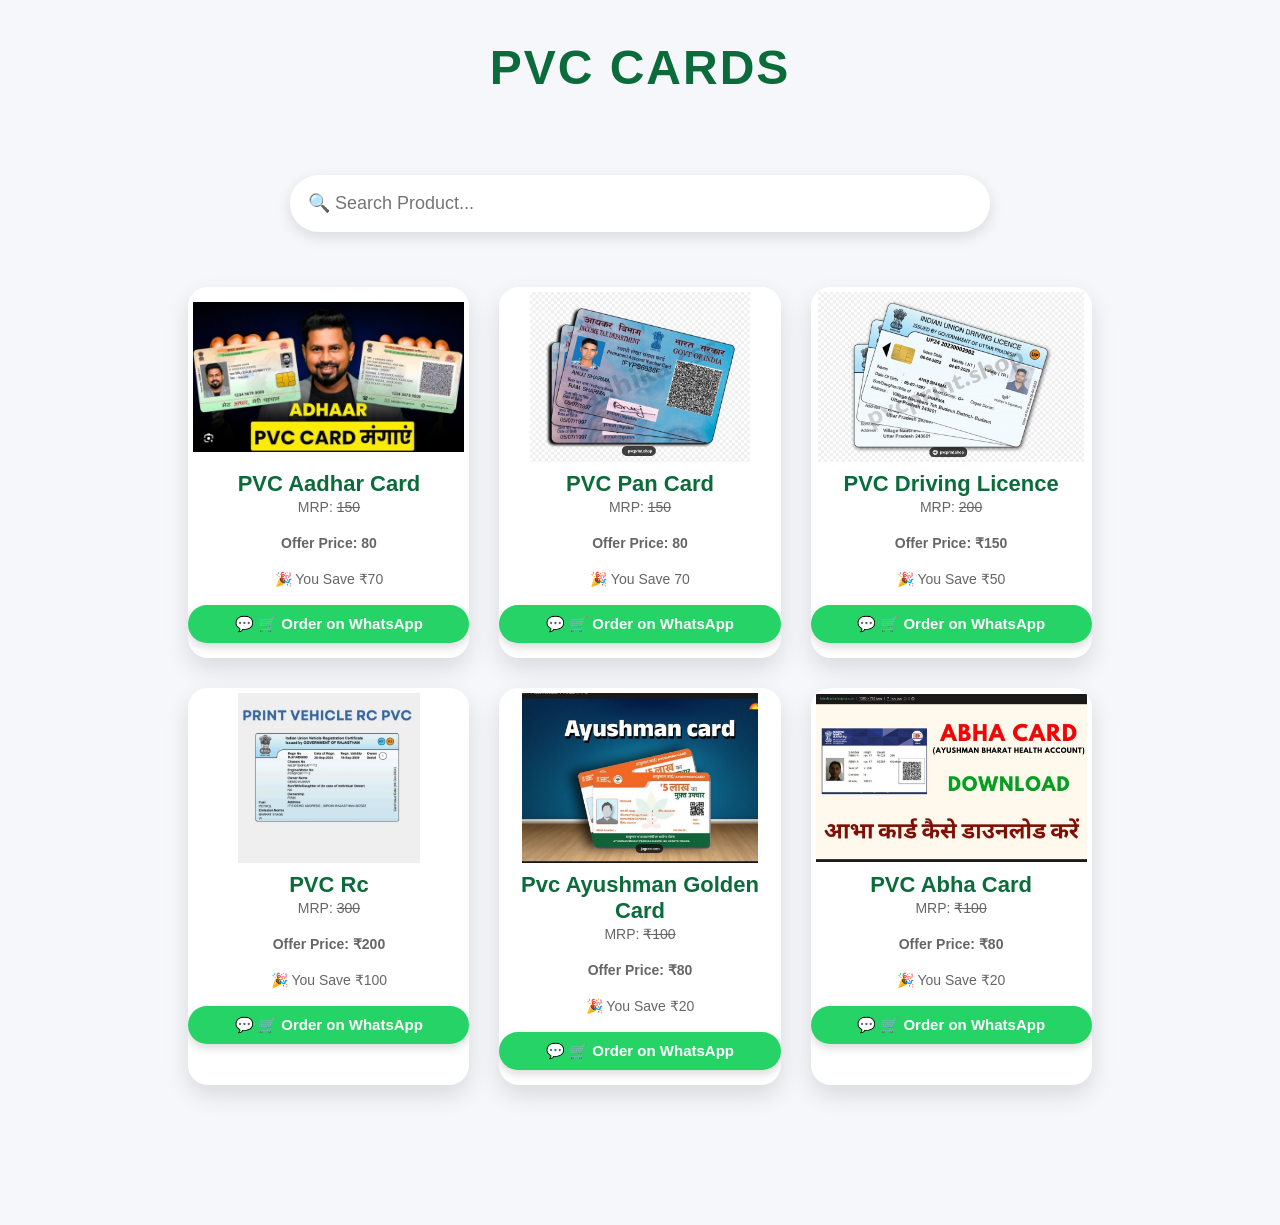
<file: PVC Cards.html>
<!DOCTYPE html>
<html>
<head>
<meta charset="UTF-8">
<title>Note Books</title>
<link rel="stylesheet" href="css/style.css">
</head>

<body>

<header>
    <h2 class="page-title">PVC CARDS</h2>
</header>

<div class="search-box">
    <input type="text"
           id="searchInput"
           placeholder="🔍 Search Product..."
           onkeyup="searchProducts()">
</div>

<section class="categories">

<section class="categories">

<div class="card">
    <img src="images/Pvc Aadhar Card.jpg" alt="PVC Card">

   <h4 style="color: rgb(255, 255, 255);">PVC Aadhar Card</h4>

    <p class="mrp">MRP: <del>150</del></p>
    

    <p class="offer"><B>Offer Price: 80</b></p>

    <p class="save">🎉 You Save ₹70</p>

    <a href="https://wa.me/919103551375?text=Hello, I want to order  PVC Aadhar Card "
       class="order-btn"
       target="_blank">
       🛒 Order on WhatsApp
    </a>
</div>

<div class="card">
    <img src="images/PVC Pan Card.jpg" alt="PVC Card">

   <h4 style="color: rgb(255, 255, 255);">PVC Pan Card</h4>

    <p class="mrp">MRP: <del>150
    </del></p>
    

    <p class="offer"><B>Offer Price: 80</b></p>

    <p class="save">🎉 You Save 70</p>

    <a href="https://wa.me/919103551375?text=Hello, I want to order  PVC Pan Card "
       class="order-btn"
       target="_blank">
       🛒 Order on WhatsApp
    </a>
</div>

<div class="card">
    <img src="images/PVC Driving Licence.jpg" alt="PVC Cards">

   <h4 style="color: rgb(255, 255, 255);">PVC Driving Licence</h4>

    <p class="mrp">MRP: <del>200</del></p>
    

    <p class="offer"><B>Offer Price: ₹150</b></p>

    <p class="save">🎉 You Save ₹50</p>

    <a href="https://wa.me/919103551375?text=Hello, I want to order  PVC Driving Licence "
       class="order-btn"
       target="_blank">
       🛒 Order on WhatsApp
    </a>
</div>

<div class="card">
    <img src="images/PVC Car Rc.jpg" alt="PVC Cards">

   <h4 style="color: rgb(255, 255, 255);">PVC Rc</h4>

    <p class="mrp">MRP: <del>300</del></p>
    

    <p class="offer"><B>Offer Price: ₹200</b></p>

    <p class="save">🎉 You Save ₹100</p>

    <a href="https://wa.me/919103551375?text=Hello, I want to order  PVC Rc "
       class="order-btn"
       target="_blank">
       🛒 Order on WhatsApp
    </a>
</div>

<div class="card">
    <img src="images/Pvc Golden Card.jpg" alt="PVC Cards">

   <h4 style="color: rgb(255, 255, 255);">Pvc Ayushman Golden Card</h4>

    <p class="mrp">MRP: <del>₹100</del></p>
    

    <p class="offer"><B>Offer Price: ₹80</b></p>

    <p class="save">🎉 You Save ₹20</p>

    <a href="https://wa.me/919103551375?text=Hello, I want to order  Pvc Ayushman Golden Card "
       class="order-btn"
       target="_blank">
       🛒 Order on WhatsApp
    </a>
</div>
<div class="card">
    <img src="images/PVC Abha Card.jpg" alt="PVC Cards">

   <h4 style="color: rgb(255, 255, 255);">PVC Abha Card</h4>

    <p class="mrp">MRP: <del>₹100</del></p>
    

    <p class="offer"><B>Offer Price: ₹80</b></p>

    <p class="save">🎉 You Save ₹20</p>

    <a href="https://wa.me/919103551375?text=Hello, I want to order  PVC Abha Card "
       class="order-btn"
       target="_blank">
       🛒 Order on WhatsApp
    </a>
</div>
<script src="js/script.js"></script>
</section>



</body>
</html>
</file>
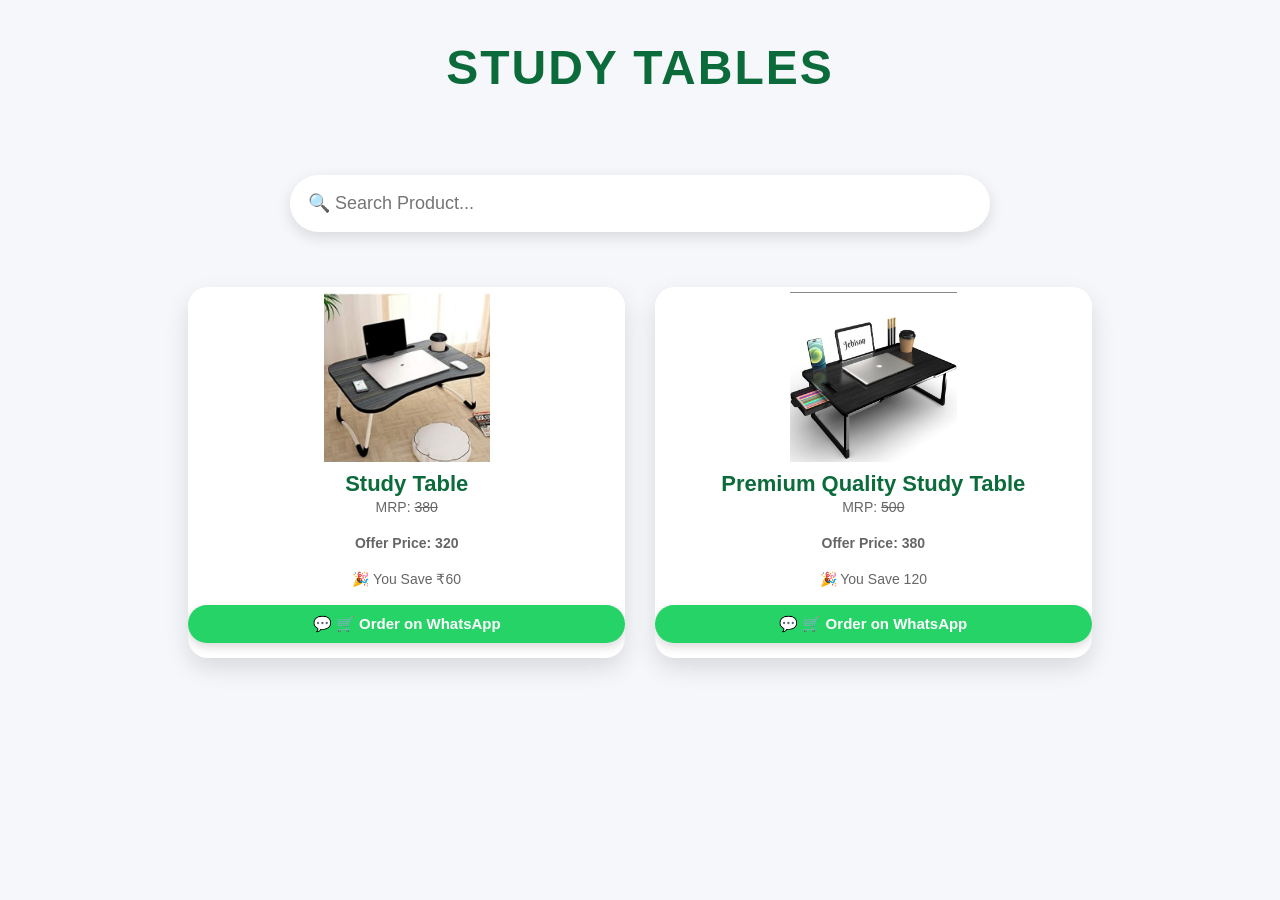
<file: Study Tables.html>
<!DOCTYPE html>
<html>
<head>
<meta charset="UTF-8">
<title>STUDY TABLES</title>
<link rel="stylesheet" href="css/style.css">
</head>

<body>

<header>
    <h2 class="page-title">STUDY TABLES</h2>
</header>

<div class="search-box">
    <input type="text"
           id="searchInput"
           placeholder="🔍 Search Product..."
           onkeyup="searchProducts()">
</div>

<section class="categories">

<section class="categories">

<div class="card">
    <img src="images/Study Table1.jpg" alt="Study Tables">

   <h4 style="color: rgb(255, 255, 255);">Study Table</h4>

    <p class="mrp">MRP: <del>380</del></p>
    

    <p class="offer"><B>Offer Price: 320</b></p>

    <p class="save">🎉 You Save ₹60</p>

    <a href="https://wa.me/919103551375?text=Hello, I want to order  Study Table "
       class="order-btn"
       target="_blank">
       🛒 Order on WhatsApp
    </a>
</div>

<div class="card">
    <img src="images/Premium Quality Study Table.jpg" alt="PVC Card">

   <h4 style="color: rgb(255, 255, 255);">Premium Quality Study Table</h4>

    <p class="mrp">MRP: <del>500
    </del></p>
    

    <p class="offer"><B>Offer Price: 380</b></p>

    <p class="save">🎉 You Save 120</p>

    <a href="https://wa.me/919103551375?text=Hello, I want to order  Premium Quality Study Table "
       class="order-btn"
       target="_blank">
       🛒 Order on WhatsApp
    </a>
</div>

<script src="js/script.js"></script>

</section>


</body>
</html>
</file>
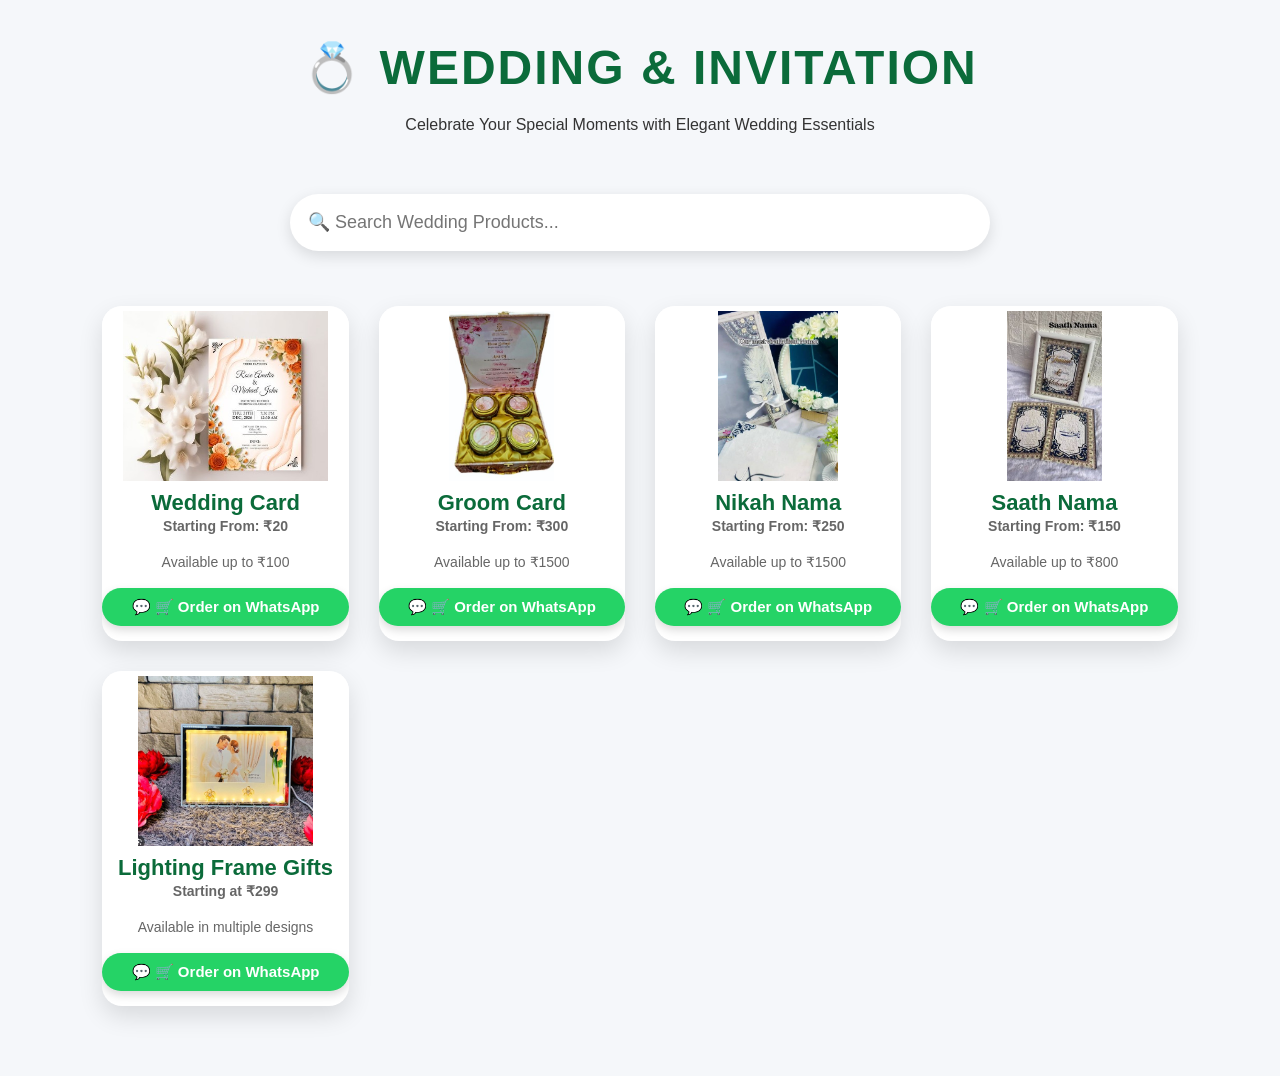
<file: Wedding & Invitation.html>
<!DOCTYPE html>
<html>
<head>
<meta charset="UTF-8">
<title>Wedding & Invitation</title>
<link rel="stylesheet" href="css/style.css">
</head>

<body>

<header>
    <h2 class="page-title">💍 Wedding & Invitation</h2>
    <p class="page-subtitle">
        Celebrate Your Special Moments with Elegant Wedding Essentials
    </p>
</header>

<div class="search-box">
    <input type="text"
           id="searchInput"
           placeholder="🔍 Search Wedding Products..."
           onkeyup="searchProducts()">
</div>

<section class="categories">

    <!-- Wedding Card -->
    <div class="card">
        <img src="images/Wedding Card.jpg" alt="Wedding Card">

        <h4>Wedding Card</h4>
<p class="offer"><b>Starting From: ₹20</b></p>
<p class="save">Available up to ₹100</p>
        <a href="https://wa.me/919103551375?text=Hello, I want to order Wedding Card"
           class="order-btn"
           target="_blank">
           🛒 Order on WhatsApp
        </a>
    </div>

    <!-- Groom Card -->
    <div class="card">
        <img src="images/Groom Card.jpg" alt="Groom Card">

        <h4>Groom Card</h4>

       <p class="offer"><b>Starting From: ₹300</b></p>
<p class="save">Available up to ₹1500</p>

        <a href="https://wa.me/919103551375?text=Hello, I want to order Groom Card"
           class="order-btn"
           target="_blank">
           🛒 Order on WhatsApp
        </a>
    </div>

    <!-- Nikah Nama -->
    <div class="card">
        <img src="images/Nikah Nama.jpg" alt="Nikah Nama">

        <h4>Nikah Nama</h4>

      <p class="offer"><b>Starting From: ₹250</b></p>
<p class="save">Available up to ₹1500</p>

        <a href="https://wa.me/919103551375?text=Hello, I want to order Nikah Nama"
           class="order-btn"
           target="_blank">
           🛒 Order on WhatsApp
        </a>
    </div>
    <div class="card">
    <img src="images/Saath Nama.jpg" alt="Saath Nama">

    <h4>Saath Nama</h4>

      <p class="offer"><b>Starting From: ₹150</b></p>
<p class="save">Available up to ₹800</p>

    <a href="https://wa.me/919103551375?text=Hello, I want to order Saath Nama"
       class="order-btn"
       target="_blank">
       🛒 Order on WhatsApp
    </a>
</div>

<div class="card">
    <img src="images/Lighting Frame Gifts.jpg" alt="Lighting Frame Gifts">

    <h4>Lighting Frame Gifts</h4>

    <p class="offer"><b>Starting at ₹299</b></p>

    <p class="save">Available in multiple designs</p>

    <a href="https://wa.me/919103551375?text=Hello, I want to order Lighting Frame Gifts"
       class="order-btn"
       target="_blank">
       🛒 Order on WhatsApp
    </a>
</div>

</section>

<script src="js/script.js"></script>

</body>
</html>
</file>
<file: css/style.css>
/* ===== GOOGLE FONT ===== */

*{
margin:0;
padding:0;
box-sizing:border-box;
font-family:'Poppins',sans-serif;
}

body{
background:#f5f7fa;
color:#333;
}

/* ===== HEADER ===== */

header{
    text-align: center;
    padding: 20px 0;
}

.header{
display:flex;
justify-content:space-between;
align-items:center;
padding:18px 8%;
background:linear-gradient(135deg,#0b6b3a,#128c52);
color:white;
position:sticky;
top:0;
z-index:999;
box-shadow:0 3px 10px rgba(0,0,0,.15);
}

.logo h2{
font-size:42px;
font-weight:700;
}

.logo p{
font-size:22px;
font-weight:500;
margin-top:8px;
color:#FFD54F;
}

nav a{
color:white;
text-decoration:none;
margin-left:25px;
font-weight:600;
transition:.3s;
}

nav a:hover{
color:#ffd54f;
}

/* ===== HERO ===== */


.hero{
display:flex;
justify-content:space-between;
align-items:center;
padding:70px 8%;
background:linear-gradient(135deg,#0b6b3a,#128c52);
color:white;
flex-wrap:wrap;
}
.hero-text{
max-width:550px;
}

.hero-text h1{
font-size:52px;
margin-bottom:20px;
}

.hero-text p{
font-size:19px;
margin-bottom:30px;
line-height:1.7;
}

.hero-image img{
width:320px;
border-radius:20px;
background:white;
padding:15px;
box-shadow:0 15px 30px rgba(0,0,0,.25);
}

/* ===== BUTTON ===== */

.btn{
display:inline-block;
background:#ffd54f;
color:#222;
padding:15px 32px;
border-radius:50px;
font-weight:bold;
text-decoration:none;
transition:.3s;
}

.btn:hover{
background:white;
transform:translateY(-4px);
}

/* ===== SEARCH ===== */

.search-box{
padding:40px 8%;
text-align:center;
}

.search-box input{
width:100%;
max-width:700px;
padding:18px;
font-size:18px;
border:none;
border-radius:50px;
box-shadow:0 5px 15px rgba(0,0,0,.12);
outline:none;
}

/* ===== TITLE ===== */

.title{
text-align:center;
font-size:34px;
margin-bottom:35px;
color:#0b6b3a;
}

/* ===== CATEGORY ===== */

.categories{
display:grid;
grid-template-columns:repeat(auto-fit,minmax(240px,1fr));
gap:30px;
padding:0 8% 70px;
}

.card{
background:#fff;
border-radius:20px;
overflow:hidden;
box-shadow:0 10px 25px rgba(0,0,0,.12);
transition:.35s;
text-align:center;
padding-bottom:15px;
}

.card:hover{
transform:translateY(-10px);
}

.card img{
    width:100%;
    height:180px;
    object-fit:contain;
    background:#fff;
    padding:5px;
    transition:transform .3s ease;
}
.card a{
display:block;
text-decoration:none;
color:#333;
}

.card h3{
    font-size:24px;
    color:#0b6b3a;
    font-weight:700;
    text-align:center;
    margin:15px 0 8px;
    letter-spacing:0.5px;
}
.card h4{
    color:#0b6b3a !important;
    font-size:22px;
    font-weight:bold;
}
.card p{
    font-size:14px;
    color:#666;
    text-align:center;
    margin:0 15px 15px;
    line-height:1.5;
}

/* ===== WHY ===== */

.why{
background:white;
padding:70px 8%;
text-align:center;
}

.why h2{
font-size:35px;
margin-bottom:40px;
color:#0b6b3a;
}

.features{
display:grid;
grid-template-columns:repeat(auto-fit,minmax(220px,1fr));
gap:25px;
}

.features div{
background:#e8f5e9;
padding:25px;
border-radius:15px;
font-weight:bold;
}

/* ===== WHATSAPP ===== */

.whatsapp{
padding:25px;
text-align:center;
}

.whatsapp a{
display:inline-block;
background:#25D366;
color:white;
padding:10px 22px;
text-decoration:none;
border-radius:30px;
font-size:16px;
font-weight:600;
}
/* ===== FOOTER ===== */

footer{
background:#0b6b3a;
color:white;
text-align:center;
padding:35px;
line-height:2;
}

/* ===== MOBILE ===== */


.header{
flex-direction:column;
}

nav{
margin-top:15px;
}

.hero{
text-align:center;
}

.hero-text h1{
font-size:36px;
}

.hero-image img{
margin-top:40px;
width:240px;
}
.page-title{
    text-align: center;
    font-size: 48px;
    font-weight: bold;
    color: #0b6b3a;
    margin: 30px 0;
    text-transform: uppercase;
}
header .page-title{
    text-align: center !important;
    font-size: 48px !important;
    color: #0b6b3a !important;
    font-weight: 700 !important;
    margin: 20px 0 !important;
    text-transform: uppercase;
    letter-spacing: 2px;
}
    @media(max-width:768px){
        .logo h2{
    font-size:42px;
    margin-bottom:2px;
}
        .hero{
display:flex;
flex-direction:column;
align-items:center;
text-align:center;
        }
        .hero-image{
display:flex;
justify-content:center;
width:100%;
        }
        }

@media(max-width:768px){

.logo h2{
    font-size:42px;
    margin-bottom:2px;
}

.logo p{
    font-size:18px;
    margin-top:2px;
    margin-bottom:0;
    line-height:1.2;
}

.header{
    flex-direction:column;
}

nav{
    margin-top:15px;
}

.hero{
    display:flex;
    flex-direction:column;
    align-items:center;
    text-align:center;
}

.hero-text h1{
    font-size:36px;
}

.hero-image{
    display:flex;
    justify-content:center;
    width:100%;
}

.hero-image img{
    margin-top:40px;
    width:240px;
}

}

}   /* ← @media yahan khatam ho gaya */


/* ===== Premium WhatsApp Button ===== */
.order-btn{
display:flex;
align-items:center;
justify-content:center;
width:90%;
margin:15px auto;
padding:12px 18px;
background:#25D366;
color:#fff;
}

.order-btn:hover{
background:#1EBE5D;
transform:translateY(-3px);
box-shadow:0 10px 20px rgba(37,211,102,.45);
}
.order-btn::before{
content:"💬 ";
}
/* ===== ORDER BUTTON ===== */

.order-btn{
display:inline-block;
background:#25D366;
color:#fff !important;
padding:10px 18px;
border-radius:30px;
text-decoration:none;
font-size:15px;
font-weight:600;
margin-top:12px;
box-shadow:0 4px 10px rgba(0,0,0,.15);
transition:.3s;
}

.order-btn:hover{
background:#1EBE5D;
transform:translateY(-2px);
}

.order-btn::before{
content:"💬 ";
}
/* ===== ABOUT PAGE ===== */

.about{
max-width:1200px;
margin:70px auto;
padding:0 20px;
text-align:center;
}

.about h1{
font-size:48px;
color:#0b6b3a;
margin-bottom:20px;
}

.about-text{
max-width:800px;
margin:auto;
font-size:18px;
line-height:1.8;
color:#555;
margin-bottom:50px;
}

.about-grid{
display:grid;
grid-template-columns:repeat(auto-fit,minmax(280px,1fr));
gap:25px;
}

.about-card{
background:#fff;
padding:30px;
border-radius:18px;
box-shadow:0 8px 20px rgba(0,0,0,.08);
transition:.3s;
}

.about-card:hover{
transform:translateY(-8px);
}

.about-card h3{
color:#0b6b3a;
font-size:24px;
margin-bottom:15px;
}

.about-card p{
color:#666;
line-height:1.7;
}
/* ===== SERVICES ===== */

.services{
max-width:900px;
margin:60px auto;
padding:20px;
}

.services h2{
text-align:center;
font-size:36px;
color:#0b6b3a;
margin-bottom:25px;
}

.services ul{
list-style:none;
padding:0;
}

.services li{
background:#fff;
margin:10px 0;
padding:15px 20px;
border-left:5px solid #0b6b3a;
border-radius:10px;
box-shadow:0 4px 10px rgba(0,0,0,.08);
font-size:17px;
}
/* ===== OUR VISION ===== */

.vision{
max-width:900px;
margin:60px auto;
padding:20px;
}

.vision h2{
text-align:center;
font-size:38px;
color:#0b6b3a;
margin-bottom:25px;
}

.vision p{
font-size:17px;
line-height:1.8;
color:#555;
margin-bottom:18px;
}

.vision strong{
color:#0b6b3a;
}
.logo .founder-tag{
display:block;
margin-top:5px;
font-size:15px !important;
font-weight:500;
color:#ffffff !important;
opacity:1 !important;
line-height:1.4;
}

.logo .founder-tag strong{
color:#ffd54f !important;
font-weight:700;
}

.services{
    padding:70px 20px;
    background:#ffffff;
    text-align:center;
}

.services h2{
    font-size:38px;
    color:#0b7a3d;
    margin-bottom:45px;
}

.service-box{
    display:inline-block;
    width:280px;
    margin:15px;
    padding:25px;
    background:#f8fff9;
    border:2px solid #d9f2df;
    border-radius:15px;
    box-shadow:0 5px 15px rgba(0,0,0,0.08);
    transition:0.3s;
}

.service-box:hover{
    background:#0b7a3d;
    color:#fff;
    transform:translateY(-8px);
}

.service-box h3{
    color:#0b7a3d;
    margin-bottom:12px;
    font-size:22px;
}

.service-box:hover h3{
    color:#fff;
}

.service-box p{
    color:#555;
    font-size:16px;
    line-height:1.6;
}

.service-box:hover p{
    color:#f5f5f5;
}
/* Customer Reviews */

.reviews{
    padding:70px 20px;
    background:#f8f9fa;
    text-align:center;
}

.reviews h2{
    font-size:38px;
    color:#0b7a3d;
    margin-bottom:40px;
}

.review-container{
    display:flex;
    justify-content:center;
    gap:25px;
    flex-wrap:wrap;
}

.review-card{
    width:320px;
    background:#fff;
    padding:25px;
    border-radius:15px;
    box-shadow:0 5px 15px rgba(0,0,0,.08);
    transition:.3s;
}

.review-card:hover{
    transform:translateY(-8px);
}

.stars{
    color:#FFD700;
    font-size:24px;
    margin-bottom:15px;
}

.review-card p{
    color:#555;
    line-height:1.7;
    margin-bottom:15px;
}

.review-card h4{
    color:#0b7a3d;
}
.card{
    overflow:hidden;
}

.card img{
    width:100%;
    transition:transform 0.4s ease;
}

.card:hover img{
    transform:scale(1.15);
}
.card img{
    width:100%;
    height:180px;
    object-fit:contain;
    transition:transform .3s ease;
}

.card:hover img{
    transform:scale(1.04);
}

.card{
    overflow:hidden;
}
/* ===== Contact Section ===== */

.contact{
    padding:40px 8% 70px;
    background:#fff;
}

.contact h2{
    text-align:center;
    font-size:38px;
    color:#0b6b3a;
    margin-bottom:40px;
}

.contact-box{
    display:grid;
    grid-template-columns:1fr 1fr;
    gap:40px;
    align-items:center;
}

.contact-info{
    background:#f8fff9;
    padding:30px;
    border-radius:15px;
    box-shadow:0 5px 15px rgba(0,0,0,.08);
}

.contact-info h3{
    color:#0b6b3a;
    margin-bottom:15px;
}

.contact-info p{
    font-size:18px;
    line-height:1.9;
}
.contact-btn{
    display:inline-block;
    margin-top:20px;
    background:#25D366;
    color:#fff;
    padding:12px 22px;
    border-radius:30px;
    text-decoration:none;
    font-weight:bold;
}

.contact-btn:hover{
    background:#1EBE5D;
}
.map iframe{
    width:100%;
    height:420px;
    border:0;
    border-radius:15px;
    box-shadow:0 5px 15px rgba(0,0,0,.08);
}

@media(max-width:768px){

.contact-box{
    grid-template-columns:1fr;
}

}
/* Mobile par image zoom off */
@media (max-width:768px){

.card:hover img{
    transform:scale(1);
}

.card img:hover{
    transform:scale(1);
}

}

.popup{
position:fixed;
top:0;
left:0;
width:100%;
height:100%;
background:rgba(0,0,0,.6);
display:flex;
justify-content:center;
align-items:center;
z-index:9999;
}

.popup-content{
background:#fff;
padding:25px;
border-radius:12px;
max-width:400px;
width:90%;
text-align:center;
box-shadow:0 5px 20px rgba(0,0,0,.3);
}

.popup-content h2{
margin-bottom:15px;
}

.popup-content button{
margin-top:20px;
padding:10px 25px;
background:#000;
color:#fff;
border:none;
border-radius:6px;
cursor:pointer;
}



.today-offer{
background:linear-gradient(135deg,#ff9800,#ff5722);
color:#fff;
text-align:center;
padding:30px 20px;
margin:25px 8%;
border-radius:15px;
box-shadow:0 6px 15px rgba(0,0,0,.2);
}

.today-offer h2{
font-size:30px;
margin-bottom:10px;
}

.today-offer p{
font-size:18px;
margin-bottom:20px;
}

.offer-btn{
display:inline-block;
padding:12px 28px;
background:#fff;
color:#ff5722;
text-decoration:none;
font-weight:bold;
border-radius:30px;
transition:.3s;
}

.offer-btn:hover{
background:#222;
color:#fff;
}
</file>
